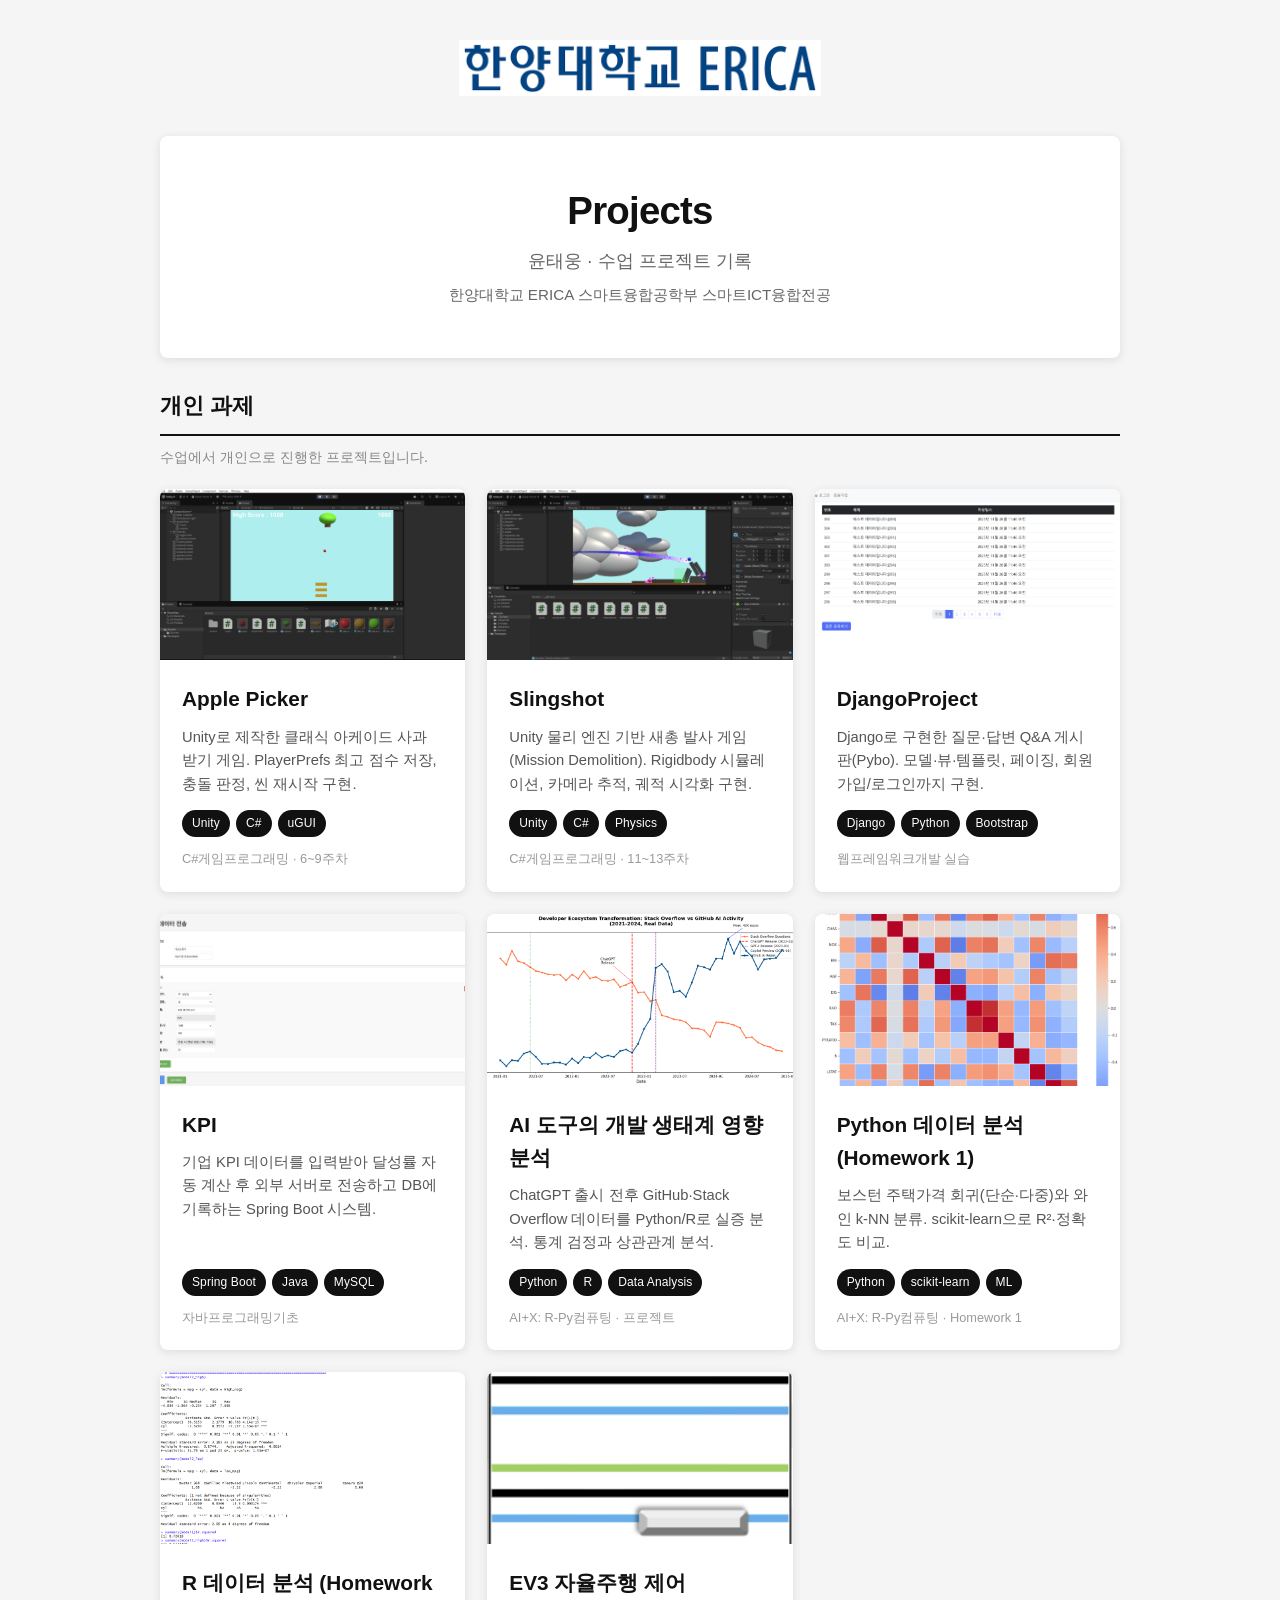
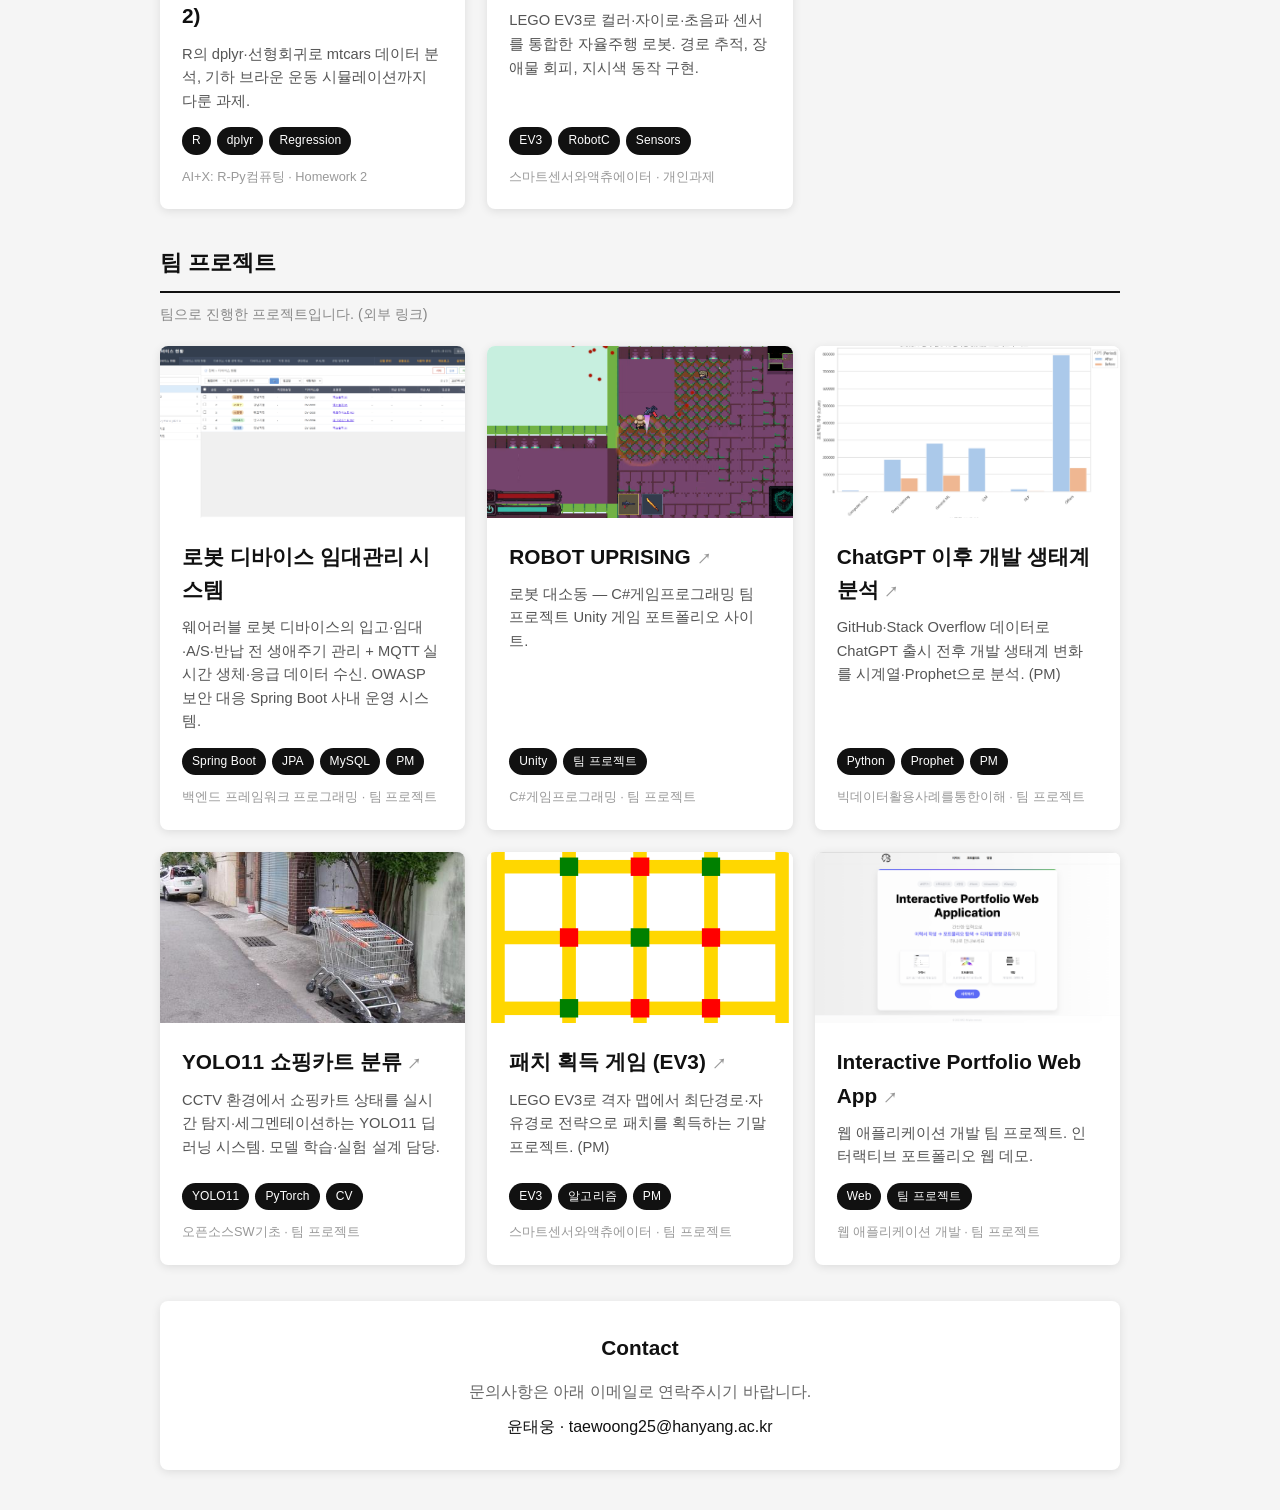
<file: index.html>
<!DOCTYPE html>
<html lang="ko">
<head>
    <meta charset="UTF-8">
    <meta name="viewport" content="width=device-width, initial-scale=1.0">
    <title>윤태웅 · Projects</title>
    <link rel="stylesheet" href="base.css">
</head>
<body>
    <div class="container container-wide">
        <!-- Logos -->
        <div class="logos">
            <img src="images/logo_school.png" alt="한양대학교 ERICA">
        </div>

        <!-- Hero -->
        <div class="title-section">
            <h1>Projects</h1>
            <div class="subtitle">윤태웅 · 수업 프로젝트 기록</div>
            <div class="affiliation">한양대학교 ERICA 스마트융합공학부 스마트ICT융합전공</div>
        </div>

        <!-- ===================== 개인 과제 ===================== -->
        <div class="group-section">
            <h2 class="group-title">개인 과제</h2>
            <p class="group-desc">수업에서 개인으로 진행한 프로젝트입니다.</p>
            <div class="card-grid">
                <a class="proj-card" href="apple-picker/">
                    <div class="proj-thumb"><img src="apple-picker/images/week8.png" alt="Apple Picker"></div>
                    <div class="proj-body">
                        <h2>Apple Picker</h2>
                        <p>Unity로 제작한 클래식 아케이드 사과 받기 게임. PlayerPrefs 최고 점수 저장, 충돌 판정, 씬 재시작 구현.</p>
                        <div class="badges">
                            <span class="badge">Unity</span>
                            <span class="badge">C#</span>
                            <span class="badge">uGUI</span>
                        </div>
                        <span class="proj-meta">C#게임프로그래밍 · 6~9주차</span>
                    </div>
                </a>

                <a class="proj-card" href="slingshot/">
                    <div class="proj-thumb"><img src="slingshot/images/shot2.png" alt="Slingshot"></div>
                    <div class="proj-body">
                        <h2>Slingshot</h2>
                        <p>Unity 물리 엔진 기반 새총 발사 게임(Mission Demolition). Rigidbody 시뮬레이션, 카메라 추적, 궤적 시각화 구현.</p>
                        <div class="badges">
                            <span class="badge">Unity</span>
                            <span class="badge">C#</span>
                            <span class="badge">Physics</span>
                        </div>
                        <span class="proj-meta">C#게임프로그래밍 · 11~13주차</span>
                    </div>
                </a>

                <a class="proj-card" href="django/">
                    <div class="proj-thumb"><img src="django/images/screen1.png" alt="DjangoProject"></div>
                    <div class="proj-body">
                        <h2>DjangoProject</h2>
                        <p>Django로 구현한 질문·답변 Q&amp;A 게시판(Pybo). 모델·뷰·템플릿, 페이징, 회원가입/로그인까지 구현.</p>
                        <div class="badges">
                            <span class="badge">Django</span>
                            <span class="badge">Python</span>
                            <span class="badge">Bootstrap</span>
                        </div>
                        <span class="proj-meta">웹프레임워크개발 실습</span>
                    </div>
                </a>

                <a class="proj-card" href="kpi/">
                    <div class="proj-thumb"><img src="kpi/images/screen1.png" alt="KPI"></div>
                    <div class="proj-body">
                        <h2>KPI</h2>
                        <p>기업 KPI 데이터를 입력받아 달성률 자동 계산 후 외부 서버로 전송하고 DB에 기록하는 Spring Boot 시스템.</p>
                        <div class="badges">
                            <span class="badge">Spring Boot</span>
                            <span class="badge">Java</span>
                            <span class="badge">MySQL</span>
                        </div>
                        <span class="proj-meta">자바프로그래밍기초</span>
                    </div>
                </a>

                <a class="proj-card" href="aix/">
                    <div class="proj-thumb"><img src="images/thumbs/thumb_aix.png" alt="AI 도구 영향 분석"></div>
                    <div class="proj-body">
                        <h2>AI 도구의 개발 생태계 영향 분석</h2>
                        <p>ChatGPT 출시 전후 GitHub·Stack Overflow 데이터를 Python/R로 실증 분석. 통계 검정과 상관관계 분석.</p>
                        <div class="badges">
                            <span class="badge">Python</span>
                            <span class="badge">R</span>
                            <span class="badge">Data Analysis</span>
                        </div>
                        <span class="proj-meta">AI+X: R-Py컴퓨팅 · 프로젝트</span>
                    </div>
                </a>

                <a class="proj-card" href="py-dataanalysis/">
                    <div class="proj-thumb"><img src="py-dataanalysis/images/correlation_heatmap.png" alt="Python 데이터 분석"></div>
                    <div class="proj-body">
                        <h2>Python 데이터 분석 (Homework 1)</h2>
                        <p>보스턴 주택가격 회귀(단순·다중)와 와인 k-NN 분류. scikit-learn으로 R²·정확도 비교.</p>
                        <div class="badges">
                            <span class="badge">Python</span>
                            <span class="badge">scikit-learn</span>
                            <span class="badge">ML</span>
                        </div>
                        <span class="proj-meta">AI+X: R-Py컴퓨팅 · Homework 1</span>
                    </div>
                </a>

                <a class="proj-card" href="r-dataanalysis/">
                    <div class="proj-thumb"><img src="r-dataanalysis/images/test1-5.png" alt="R 데이터 분석"></div>
                    <div class="proj-body">
                        <h2>R 데이터 분석 (Homework 2)</h2>
                        <p>R의 dplyr·선형회귀로 mtcars 데이터 분석, 기하 브라운 운동 시뮬레이션까지 다룬 과제.</p>
                        <div class="badges">
                            <span class="badge">R</span>
                            <span class="badge">dplyr</span>
                            <span class="badge">Regression</span>
                        </div>
                        <span class="proj-meta">AI+X: R-Py컴퓨팅 · Homework 2</span>
                    </div>
                </a>

                <a class="proj-card" href="smart-sensors/">
                    <div class="proj-thumb"><img src="smart-sensors/image/image.png" alt="EV3 자율주행"></div>
                    <div class="proj-body">
                        <h2>EV3 자율주행 제어</h2>
                        <p>LEGO EV3로 컬러·자이로·초음파 센서를 통합한 자율주행 로봇. 경로 추적, 장애물 회피, 지시색 동작 구현.</p>
                        <div class="badges">
                            <span class="badge">EV3</span>
                            <span class="badge">RobotC</span>
                            <span class="badge">Sensors</span>
                        </div>
                        <span class="proj-meta">스마트센서와액츄에이터 · 개인과제</span>
                    </div>
                </a>
            </div>
        </div>

        <!-- ===================== 팀 프로젝트 ===================== -->
        <div class="group-section">
            <h2 class="group-title">팀 프로젝트</h2>
            <p class="group-desc">팀으로 진행한 프로젝트입니다. (외부 링크)</p>
            <div class="card-grid">
                <a class="proj-card" href="https://rms-portfolio-nine.vercel.app/">
                    <div class="proj-thumb"><img src="images/thumbs/thumb_rms.png" alt="로봇 디바이스 임대관리 시스템"></div>
                    <div class="proj-body">
                        <h2>로봇 디바이스 임대관리 시스템</h2>
                        <p>웨어러블 로봇 디바이스의 입고·임대·A/S·반납 전 생애주기 관리 + MQTT 실시간 생체·응급 데이터 수신. OWASP 보안 대응 Spring Boot 사내 운영 시스템.</p>
                        <div class="badges">
                            <span class="badge">Spring Boot</span>
                            <span class="badge">JPA</span>
                            <span class="badge">MySQL</span>
                            <span class="badge">PM</span>
                        </div>
                        <span class="proj-meta">백엔드 프레임워크 프로그래밍 · 팀 프로젝트</span>
                    </div>
                </a>

                <a class="proj-card" href="https://cs-gamedev.github.io/portfolio/">
                    <div class="proj-thumb"><img src="images/thumbs/thumb_robot.png" alt="ROBOT UPRISING"></div>
                    <div class="proj-body">
                        <h2>ROBOT UPRISING <span class="ext">↗</span></h2>
                        <p>로봇 대소동 — C#게임프로그래밍 팀 프로젝트 Unity 게임 포트폴리오 사이트.</p>
                        <div class="badges">
                            <span class="badge">Unity</span>
                            <span class="badge">팀 프로젝트</span>
                        </div>
                        <span class="proj-meta">C#게임프로그래밍 · 팀 프로젝트</span>
                    </div>
                </a>

                <a class="proj-card" href="https://teamcountingstars.github.io/dataAnalysis/">
                    <div class="proj-thumb"><img src="images/thumbs/thumb_dataanalysis.png" alt="개발 생태계 분석"></div>
                    <div class="proj-body">
                        <h2>ChatGPT 이후 개발 생태계 분석 <span class="ext">↗</span></h2>
                        <p>GitHub·Stack Overflow 데이터로 ChatGPT 출시 전후 개발 생태계 변화를 시계열·Prophet으로 분석. (PM)</p>
                        <div class="badges">
                            <span class="badge">Python</span>
                            <span class="badge">Prophet</span>
                            <span class="badge">PM</span>
                        </div>
                        <span class="proj-meta">빅데이터활용사례를통한이해 · 팀 프로젝트</span>
                    </div>
                </a>

                <a class="proj-card" href="https://ict-top-bottom.github.io/MCA/">
                    <div class="proj-thumb"><img src="images/thumbs/thumb_mca.png" alt="YOLO11 쇼핑카트 분류"></div>
                    <div class="proj-body">
                        <h2>YOLO11 쇼핑카트 분류 <span class="ext">↗</span></h2>
                        <p>CCTV 환경에서 쇼핑카트 상태를 실시간 탐지·세그멘테이션하는 YOLO11 딥러닝 시스템. 모델 학습·실험 설계 담당.</p>
                        <div class="badges">
                            <span class="badge">YOLO11</span>
                            <span class="badge">PyTorch</span>
                            <span class="badge">CV</span>
                        </div>
                        <span class="proj-meta">오픈소스SW기초 · 팀 프로젝트</span>
                    </div>
                </a>

                <a class="proj-card" href="https://ev3team.github.io/PatchAcquisitionGame/">
                    <div class="proj-thumb"><img src="images/thumbs/thumb_patch.png" alt="패치 획득 게임"></div>
                    <div class="proj-body">
                        <h2>패치 획득 게임 (EV3) <span class="ext">↗</span></h2>
                        <p>LEGO EV3로 격자 맵에서 최단경로·자유경로 전략으로 패치를 획득하는 기말 프로젝트. (PM)</p>
                        <div class="badges">
                            <span class="badge">EV3</span>
                            <span class="badge">알고리즘</span>
                            <span class="badge">PM</span>
                        </div>
                        <span class="proj-meta">스마트센서와액츄에이터 · 팀 프로젝트</span>
                    </div>
                </a>

                <a class="proj-card" href="https://hyu-dreamteam.github.io/WAD-Demo/">
                    <div class="proj-thumb"><img src="images/thumbs/thumb_wad.png" alt="Interactive Portfolio Web App"></div>
                    <div class="proj-body">
                        <h2>Interactive Portfolio Web App <span class="ext">↗</span></h2>
                        <p>웹 애플리케이션 개발 팀 프로젝트. 인터랙티브 포트폴리오 웹 데모.</p>
                        <div class="badges">
                            <span class="badge">Web</span>
                            <span class="badge">팀 프로젝트</span>
                        </div>
                        <span class="proj-meta">웹 애플리케이션 개발 · 팀 프로젝트</span>
                    </div>
                </a>
            </div>
        </div>

        <!-- Contact -->
        <div class="contact">
            <h2>Contact</h2>
            <p>문의사항은 아래 이메일로 연락주시기 바랍니다.</p>
            <a href="mailto:taewoong25@hanyang.ac.kr">윤태웅 · taewoong25@hanyang.ac.kr</a>
        </div>
    </div>
</body>
</html>
</file>
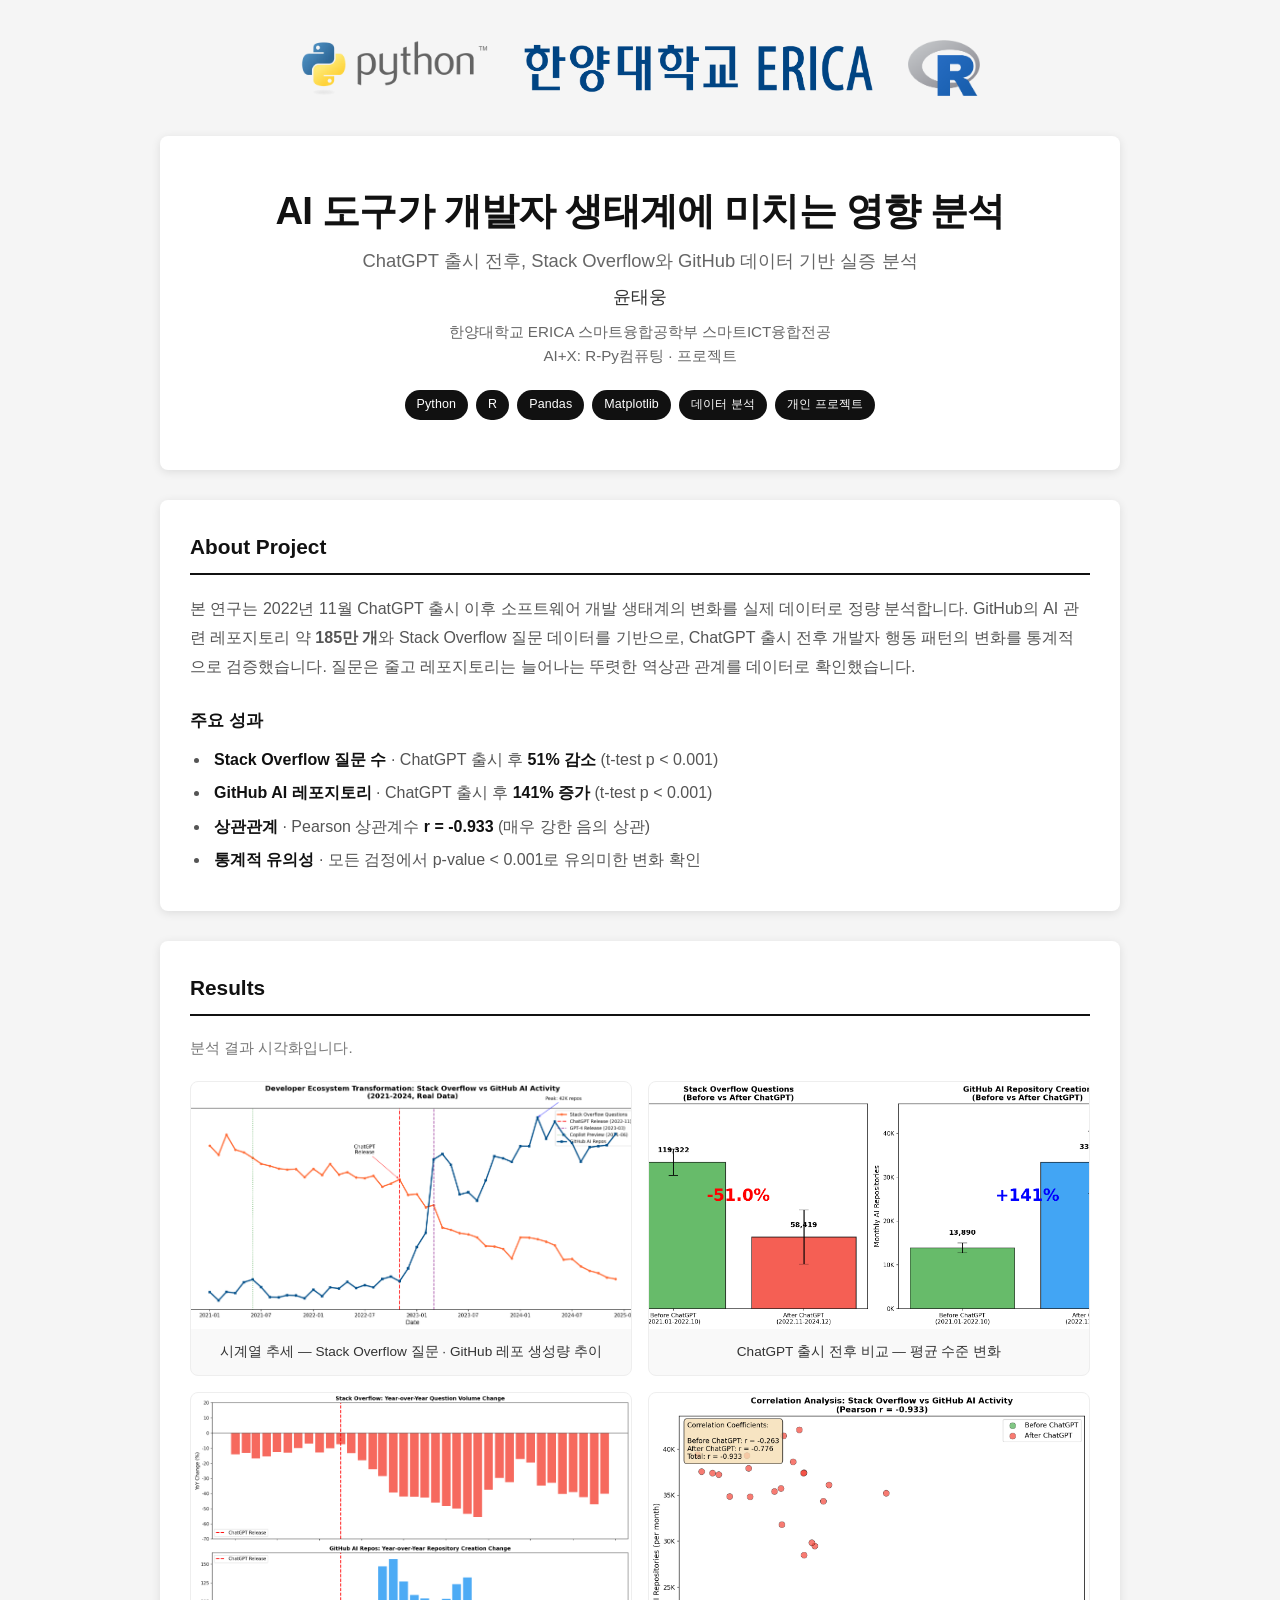
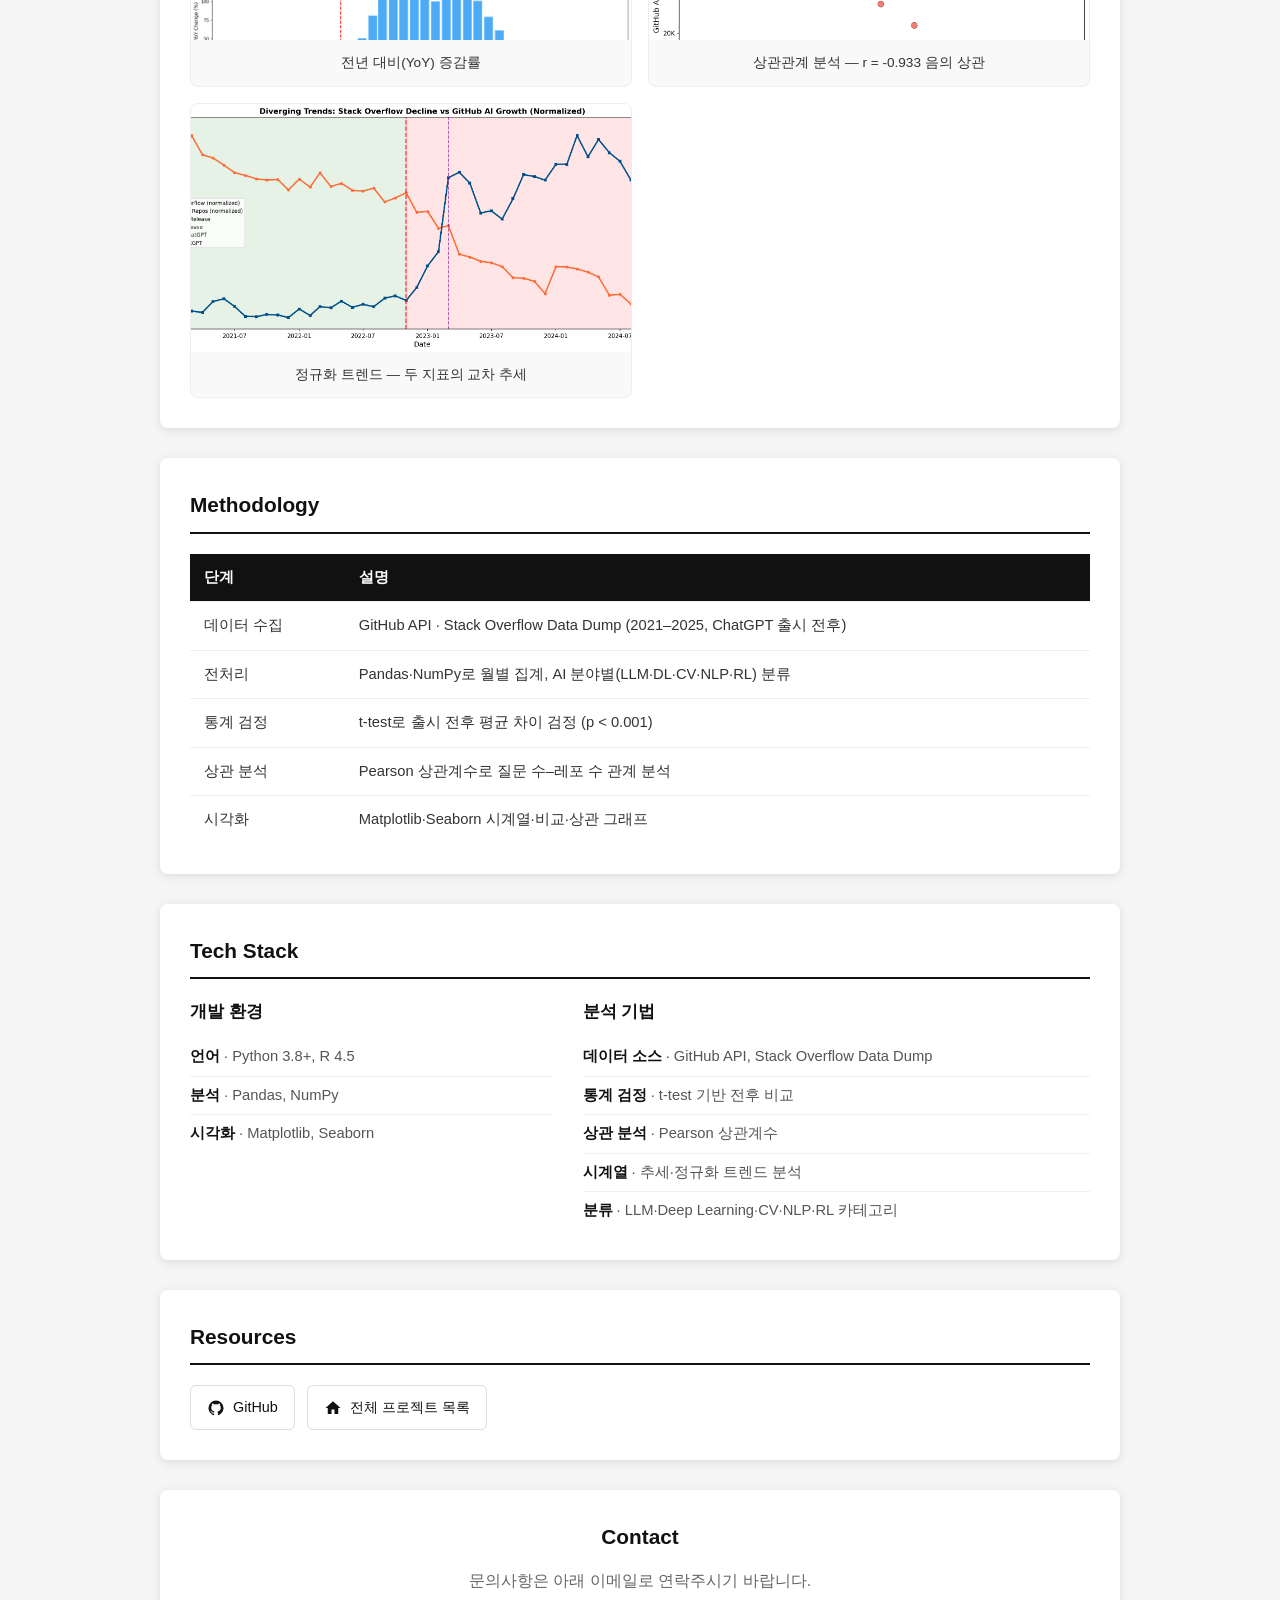
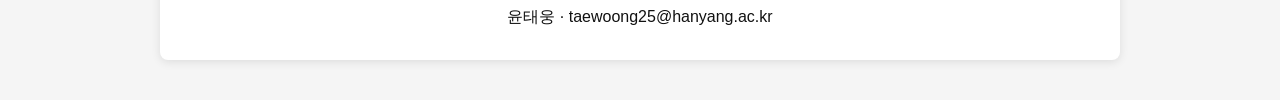
<file: aix/index.html>
<!DOCTYPE html>
<html lang="ko">
<head>
    <meta charset="UTF-8">
    <meta name="viewport" content="width=device-width, initial-scale=1.0">
    <title>AI 도구가 개발자 생태계에 미치는 영향 분석</title>
    <link rel="stylesheet" href="../base.css">
</head>
<body>
    <div class="container">
        <!-- Logos -->
        <div class="logos">
            <img src="logo/logo2.png" alt="Python">
            <img src="logo/logo1.png" alt="한양대학교 ERICA">
            <img src="logo/logo3.png" alt="R">
        </div>

        <!-- Title -->
        <div class="title-section">
            <h1>AI 도구가 개발자 생태계에 미치는 영향 분석</h1>
            <div class="subtitle">ChatGPT 출시 전후, Stack Overflow와 GitHub 데이터 기반 실증 분석</div>
            <div class="authors">윤태웅</div>
            <div class="affiliation">한양대학교 ERICA 스마트융합공학부 스마트ICT융합전공<br>AI+X: R-Py컴퓨팅 · 프로젝트</div>
            <div class="badges">
                <span class="badge">Python</span>
                <span class="badge">R</span>
                <span class="badge">Pandas</span>
                <span class="badge">Matplotlib</span>
                <span class="badge">데이터 분석</span>
                <span class="badge">개인 프로젝트</span>
            </div>
        </div>

        <!-- About -->
        <div class="section">
            <h2>About Project</h2>
            <p class="abstract">
                본 연구는 2022년 11월 ChatGPT 출시 이후 소프트웨어 개발 생태계의 변화를 실제 데이터로
                정량 분석합니다. GitHub의 AI 관련 레포지토리 약 <strong>185만 개</strong>와 Stack Overflow
                질문 데이터를 기반으로, ChatGPT 출시 전후 개발자 행동 패턴의 변화를 통계적으로 검증했습니다.
                질문은 줄고 레포지토리는 늘어나는 뚜렷한 역상관 관계를 데이터로 확인했습니다.
            </p>

            <h3>주요 성과</h3>
            <ul class="bullets">
                <li><strong>Stack Overflow 질문 수</strong> · ChatGPT 출시 후 <strong>51% 감소</strong> (t-test p &lt; 0.001)</li>
                <li><strong>GitHub AI 레포지토리</strong> · ChatGPT 출시 후 <strong>141% 증가</strong> (t-test p &lt; 0.001)</li>
                <li><strong>상관관계</strong> · Pearson 상관계수 <strong>r = -0.933</strong> (매우 강한 음의 상관)</li>
                <li><strong>통계적 유의성</strong> · 모든 검정에서 p-value &lt; 0.001로 유의미한 변화 확인</li>
            </ul>
        </div>

        <!-- Results -->
        <div class="section">
            <h2>Results</h2>
            <p class="section-desc">분석 결과 시각화입니다.</p>
            <div class="shot-grid two-col">
                <div class="shot-item">
                    <img src="images/fig1_timeseries_real.png" alt="시계열 추세">
                    <div class="shot-caption">시계열 추세 — Stack Overflow 질문 · GitHub 레포 생성량 추이</div>
                </div>
                <div class="shot-item">
                    <img src="images/fig2_before_after_real.png" alt="ChatGPT 전후 비교">
                    <div class="shot-caption">ChatGPT 출시 전후 비교 — 평균 수준 변화</div>
                </div>
                <div class="shot-item">
                    <img src="images/fig3_yoy_real.png" alt="전년 대비 증감">
                    <div class="shot-caption">전년 대비(YoY) 증감률</div>
                </div>
                <div class="shot-item">
                    <img src="images/fig4_correlation_real.png" alt="상관관계 분석">
                    <div class="shot-caption">상관관계 분석 — r = -0.933 음의 상관</div>
                </div>
                <div class="shot-item">
                    <img src="images/fig5_normalized_trends.png" alt="정규화 트렌드">
                    <div class="shot-caption">정규화 트렌드 — 두 지표의 교차 추세</div>
                </div>
            </div>
        </div>

        <!-- Methodology -->
        <div class="section">
            <h2>Methodology</h2>
            <div class="table-wrap">
                <table>
                    <thead>
                        <tr><th>단계</th><th>설명</th></tr>
                    </thead>
                    <tbody>
                        <tr><td>데이터 수집</td><td>GitHub API · Stack Overflow Data Dump (2021–2025, ChatGPT 출시 전후)</td></tr>
                        <tr><td>전처리</td><td>Pandas·NumPy로 월별 집계, AI 분야별(LLM·DL·CV·NLP·RL) 분류</td></tr>
                        <tr><td>통계 검정</td><td>t-test로 출시 전후 평균 차이 검정 (p &lt; 0.001)</td></tr>
                        <tr><td>상관 분석</td><td>Pearson 상관계수로 질문 수–레포 수 관계 분석</td></tr>
                        <tr><td>시각화</td><td>Matplotlib·Seaborn 시계열·비교·상관 그래프</td></tr>
                    </tbody>
                </table>
            </div>
        </div>

        <!-- Tech Stack -->
        <div class="section">
            <h2>Tech Stack</h2>
            <div class="tech-grid">
                <div class="tech-block">
                    <h3>개발 환경</h3>
                    <ul>
                        <li><strong>언어</strong> · Python 3.8+, R 4.5</li>
                        <li><strong>분석</strong> · Pandas, NumPy</li>
                        <li><strong>시각화</strong> · Matplotlib, Seaborn</li>
                    </ul>
                </div>
                <div class="tech-block">
                    <h3>분석 기법</h3>
                    <ul>
                        <li><strong>데이터 소스</strong> · GitHub API, Stack Overflow Data Dump</li>
                        <li><strong>통계 검정</strong> · t-test 기반 전후 비교</li>
                        <li><strong>상관 분석</strong> · Pearson 상관계수</li>
                        <li><strong>시계열</strong> · 추세·정규화 트렌드 분석</li>
                        <li><strong>분류</strong> · LLM·Deep Learning·CV·NLP·RL 카테고리</li>
                    </ul>
                </div>
            </div>
        </div>

        <!-- Resources -->
        <div class="section">
            <h2>Resources</h2>
            <div class="resources">
                <a href="https://github.com/TaeWoongYoun/AIX-R-Py-Repo" class="resource-link">
                    <svg xmlns="http://www.w3.org/2000/svg" viewBox="0 0 24 24">
                        <path d="M12,2A10,10 0 0,0 2,12C2,16.42 4.87,20.17 8.84,21.5C9.34,21.58 9.5,21.27 9.5,21C9.5,20.77 9.5,20.14 9.5,19.31C6.73,19.91 6.14,17.97 6.14,17.97C5.68,16.81 5.03,16.5 5.03,16.5C4.12,15.88 5.1,15.9 5.1,15.9C6.1,15.97 6.63,16.93 6.63,16.93C7.5,18.45 8.97,18 9.54,17.76C9.63,17.11 9.89,16.67 10.17,16.42C7.95,16.17 5.62,15.31 5.62,11.5C5.62,10.39 6,9.5 6.65,8.79C6.55,8.54 6.2,7.5 6.75,6.15C6.75,6.15 7.59,5.88 9.5,7.17C10.29,6.95 11.15,6.84 12,6.84C12.85,6.84 13.71,6.95 14.5,7.17C16.41,5.88 17.25,6.15 17.25,6.15C17.8,7.5 17.45,8.54 17.35,8.79C18,9.5 18.38,10.39 18.38,11.5C18.38,15.32 16.04,16.16 13.81,16.41C14.17,16.72 14.5,17.33 14.5,18.26C14.5,19.6 14.5,20.68 14.5,21C14.5,21.27 14.66,21.59 15.17,21.5C19.14,20.16 22,16.42 22,12A10,10 0 0,0 12,2Z"/>
                    </svg>
                    <span>GitHub</span>
                </a>
                <a href="../" class="resource-link">
                    <svg xmlns="http://www.w3.org/2000/svg" viewBox="0 0 24 24">
                        <path d="M10,20V14H14V20H19V12H22L12,3L2,12H5V20H10Z"/>
                    </svg>
                    <span>전체 프로젝트 목록</span>
                </a>
            </div>
        </div>

        <!-- Contact -->
        <div class="contact">
            <h2>Contact</h2>
            <p>문의사항은 아래 이메일로 연락주시기 바랍니다.</p>
            <a href="mailto:taewoong25@hanyang.ac.kr">윤태웅 · taewoong25@hanyang.ac.kr</a>
        </div>
    </div>
    <script src="../lightbox.js"></script>
</body>
</html>
</file>
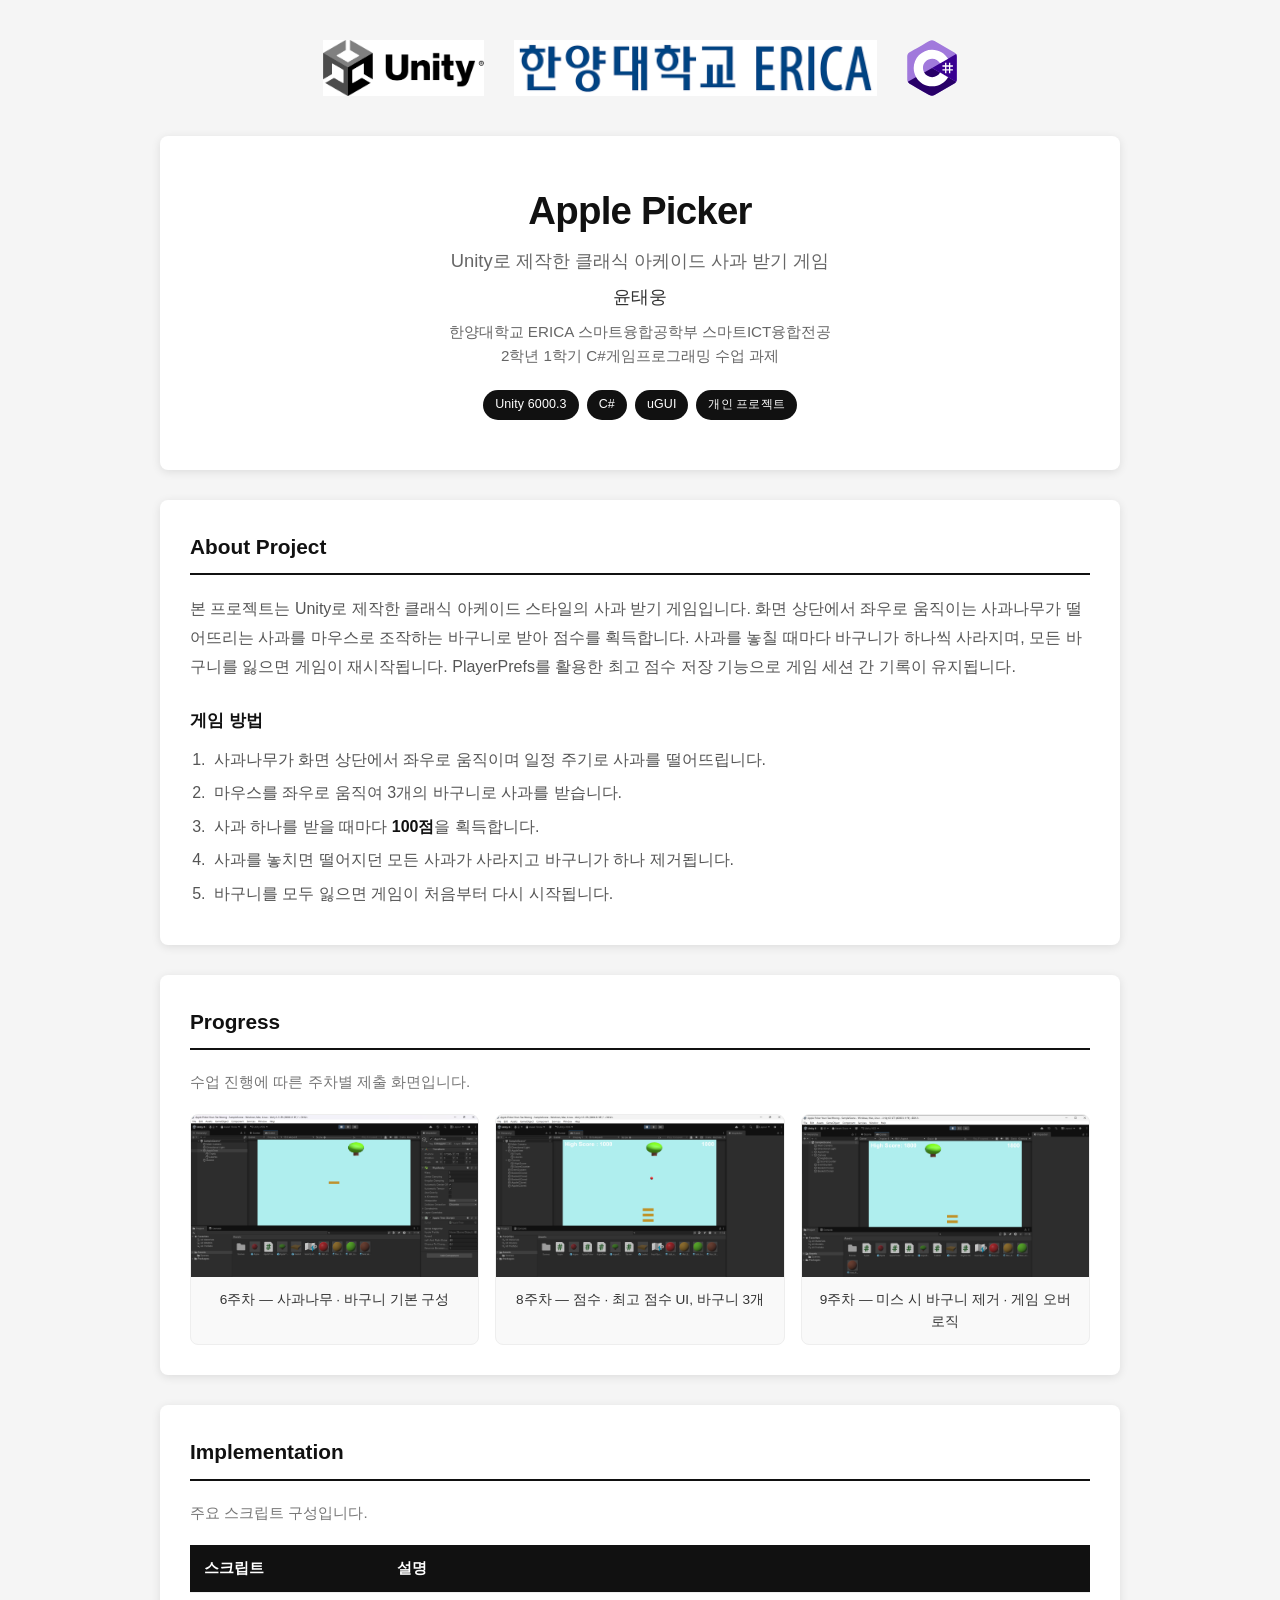
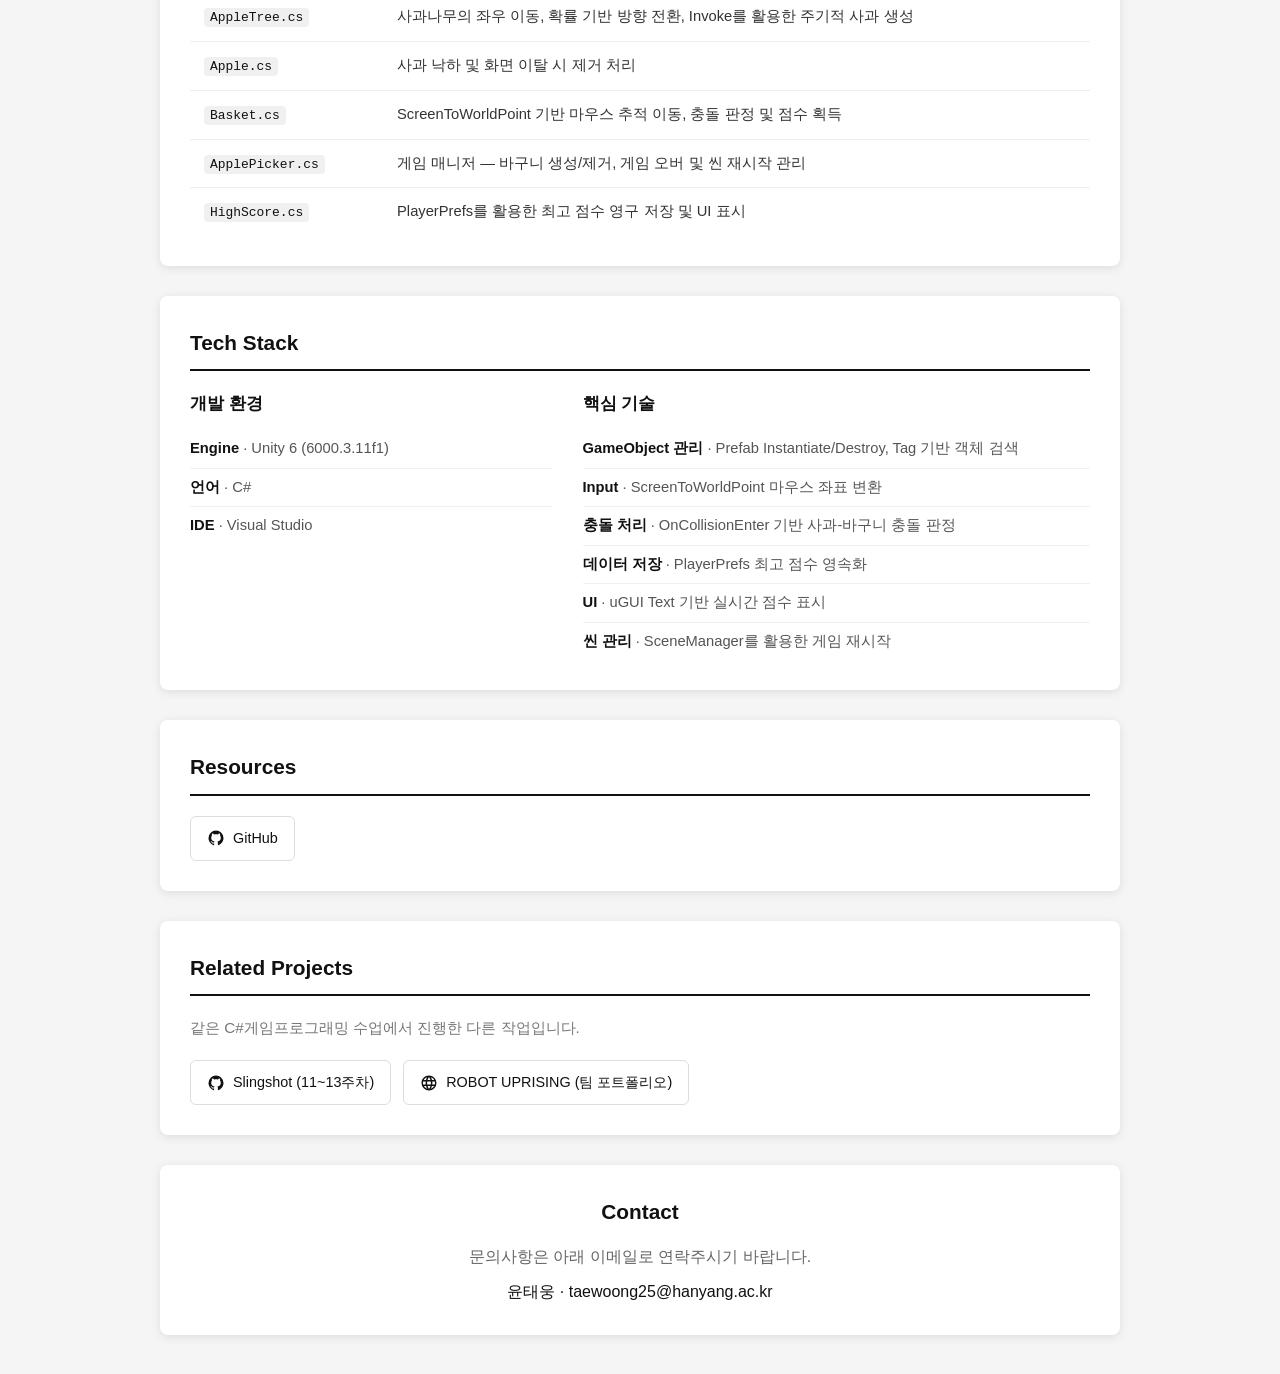
<file: apple-picker/index.html>
<!DOCTYPE html>
<html lang="ko">
<head>
    <meta charset="UTF-8">
    <meta name="viewport" content="width=device-width, initial-scale=1.0">
    <title>Apple Picker — Unity 게임 프로젝트</title>
    <link rel="stylesheet" href="../base.css">
</head>
<body>
    <div class="container">
        <!-- Logos -->
        <div class="logos">
            <img src="images/logo_unity.png" alt="Unity">
            <img src="images/logo_school.png" alt="한양대학교 ERICA">
            <img src="images/logo_csharp.svg" alt="C#">
        </div>

        <!-- Title -->
        <div class="title-section">
            <h1>Apple Picker</h1>
            <div class="subtitle">Unity로 제작한 클래식 아케이드 사과 받기 게임</div>
            <div class="authors">윤태웅</div>
            <div class="affiliation">한양대학교 ERICA 스마트융합공학부 스마트ICT융합전공<br>2학년 1학기 C#게임프로그래밍 수업 과제</div>
            <div class="badges">
                <span class="badge">Unity 6000.3</span>
                <span class="badge">C#</span>
                <span class="badge">uGUI</span>
                <span class="badge">개인 프로젝트</span>
            </div>
        </div>

        <!-- About -->
        <div class="section">
            <h2>About Project</h2>
            <p class="abstract">
                본 프로젝트는 Unity로 제작한 클래식 아케이드 스타일의 사과 받기 게임입니다.
                화면 상단에서 좌우로 움직이는 사과나무가 떨어뜨리는 사과를 마우스로 조작하는 바구니로 받아 점수를 획득합니다.
                사과를 놓칠 때마다 바구니가 하나씩 사라지며, 모든 바구니를 잃으면 게임이 재시작됩니다.
                PlayerPrefs를 활용한 최고 점수 저장 기능으로 게임 세션 간 기록이 유지됩니다.
            </p>

            <h3>게임 방법</h3>
            <ol class="howto">
                <li>사과나무가 화면 상단에서 좌우로 움직이며 일정 주기로 사과를 떨어뜨립니다.</li>
                <li>마우스를 좌우로 움직여 3개의 바구니로 사과를 받습니다.</li>
                <li>사과 하나를 받을 때마다 <strong>100점</strong>을 획득합니다.</li>
                <li>사과를 놓치면 떨어지던 모든 사과가 사라지고 바구니가 하나 제거됩니다.</li>
                <li>바구니를 모두 잃으면 게임이 처음부터 다시 시작됩니다.</li>
            </ol>
        </div>

        <!-- Progress (weekly screenshots) -->
        <div class="section">
            <h2>Progress</h2>
            <p class="section-desc">수업 진행에 따른 주차별 제출 화면입니다.</p>
            <div class="shot-grid">
                <div class="shot-item">
                    <img src="images/week6.png" alt="6주차 진행 화면">
                    <div class="shot-caption">6주차 — 사과나무 · 바구니 기본 구성</div>
                </div>
                <div class="shot-item">
                    <img src="images/week8.png" alt="8주차 진행 화면">
                    <div class="shot-caption">8주차 — 점수 · 최고 점수 UI, 바구니 3개</div>
                </div>
                <div class="shot-item">
                    <img src="images/week9.png" alt="9주차 진행 화면">
                    <div class="shot-caption">9주차 — 미스 시 바구니 제거 · 게임 오버 로직</div>
                </div>
            </div>
        </div>

        <!-- Implementation -->
        <div class="section">
            <h2>Implementation</h2>
            <p class="section-desc">주요 스크립트 구성입니다.</p>
            <div class="table-wrap">
                <table>
                    <thead>
                        <tr><th>스크립트</th><th>설명</th></tr>
                    </thead>
                    <tbody>
                        <tr><td><code>AppleTree.cs</code></td><td>사과나무의 좌우 이동, 확률 기반 방향 전환, Invoke를 활용한 주기적 사과 생성</td></tr>
                        <tr><td><code>Apple.cs</code></td><td>사과 낙하 및 화면 이탈 시 제거 처리</td></tr>
                        <tr><td><code>Basket.cs</code></td><td>ScreenToWorldPoint 기반 마우스 추적 이동, 충돌 판정 및 점수 획득</td></tr>
                        <tr><td><code>ApplePicker.cs</code></td><td>게임 매니저 — 바구니 생성/제거, 게임 오버 및 씬 재시작 관리</td></tr>
                        <tr><td><code>HighScore.cs</code></td><td>PlayerPrefs를 활용한 최고 점수 영구 저장 및 UI 표시</td></tr>
                    </tbody>
                </table>
            </div>
        </div>

        <!-- Tech Stack -->
        <div class="section">
            <h2>Tech Stack</h2>
            <div class="tech-grid">
                <div class="tech-block">
                    <h3>개발 환경</h3>
                    <ul>
                        <li><strong>Engine</strong> · Unity 6 (6000.3.11f1)</li>
                        <li><strong>언어</strong> · C#</li>
                        <li><strong>IDE</strong> · Visual Studio</li>
                    </ul>
                </div>
                <div class="tech-block">
                    <h3>핵심 기술</h3>
                    <ul>
                        <li><strong>GameObject 관리</strong> · Prefab Instantiate/Destroy, Tag 기반 객체 검색</li>
                        <li><strong>Input</strong> · ScreenToWorldPoint 마우스 좌표 변환</li>
                        <li><strong>충돌 처리</strong> · OnCollisionEnter 기반 사과-바구니 충돌 판정</li>
                        <li><strong>데이터 저장</strong> · PlayerPrefs 최고 점수 영속화</li>
                        <li><strong>UI</strong> · uGUI Text 기반 실시간 점수 표시</li>
                        <li><strong>씬 관리</strong> · SceneManager를 활용한 게임 재시작</li>
                    </ul>
                </div>
            </div>
        </div>

        <!-- Resources -->
        <div class="section">
            <h2>Resources</h2>
            <div class="resources">
                <a href="https://github.com/TaeWoongYoun/ApplePicker" class="resource-link">
                    <svg xmlns="http://www.w3.org/2000/svg" viewBox="0 0 24 24">
                        <path d="M12,2A10,10 0 0,0 2,12C2,16.42 4.87,20.17 8.84,21.5C9.34,21.58 9.5,21.27 9.5,21C9.5,20.77 9.5,20.14 9.5,19.31C6.73,19.91 6.14,17.97 6.14,17.97C5.68,16.81 5.03,16.5 5.03,16.5C4.12,15.88 5.1,15.9 5.1,15.9C6.1,15.97 6.63,16.93 6.63,16.93C7.5,18.45 8.97,18 9.54,17.76C9.63,17.11 9.89,16.67 10.17,16.42C7.95,16.17 5.62,15.31 5.62,11.5C5.62,10.39 6,9.5 6.65,8.79C6.55,8.54 6.2,7.5 6.75,6.15C6.75,6.15 7.59,5.88 9.5,7.17C10.29,6.95 11.15,6.84 12,6.84C12.85,6.84 13.71,6.95 14.5,7.17C16.41,5.88 17.25,6.15 17.25,6.15C17.8,7.5 17.45,8.54 17.35,8.79C18,9.5 18.38,10.39 18.38,11.5C18.38,15.32 16.04,16.16 13.81,16.41C14.17,16.72 14.5,17.33 14.5,18.26C14.5,19.6 14.5,20.68 14.5,21C14.5,21.27 14.66,21.59 15.17,21.5C19.14,20.16 22,16.42 22,12A10,10 0 0,0 12,2Z"/>
                    </svg>
                    <span>GitHub</span>
                </a>
            </div>
        </div>

        <!-- Related Projects -->
        <div class="section">
            <h2>Related Projects</h2>
            <p class="section-desc">같은 C#게임프로그래밍 수업에서 진행한 다른 작업입니다.</p>
            <div class="resources">
                <a href="https://github.com/TaeWoongYoun/Slingshot" class="resource-link">
                    <svg xmlns="http://www.w3.org/2000/svg" viewBox="0 0 24 24">
                        <path d="M12,2A10,10 0 0,0 2,12C2,16.42 4.87,20.17 8.84,21.5C9.34,21.58 9.5,21.27 9.5,21C9.5,20.77 9.5,20.14 9.5,19.31C6.73,19.91 6.14,17.97 6.14,17.97C5.68,16.81 5.03,16.5 5.03,16.5C4.12,15.88 5.1,15.9 5.1,15.9C6.1,15.97 6.63,16.93 6.63,16.93C7.5,18.45 8.97,18 9.54,17.76C9.63,17.11 9.89,16.67 10.17,16.42C7.95,16.17 5.62,15.31 5.62,11.5C5.62,10.39 6,9.5 6.65,8.79C6.55,8.54 6.2,7.5 6.75,6.15C6.75,6.15 7.59,5.88 9.5,7.17C10.29,6.95 11.15,6.84 12,6.84C12.85,6.84 13.71,6.95 14.5,7.17C16.41,5.88 17.25,6.15 17.25,6.15C17.8,7.5 17.45,8.54 17.35,8.79C18,9.5 18.38,10.39 18.38,11.5C18.38,15.32 16.04,16.16 13.81,16.41C14.17,16.72 14.5,17.33 14.5,18.26C14.5,19.6 14.5,20.68 14.5,21C14.5,21.27 14.66,21.59 15.17,21.5C19.14,20.16 22,16.42 22,12A10,10 0 0,0 12,2Z"/>
                    </svg>
                    <span>Slingshot (11~13주차)</span>
                </a>
                <a href="https://cs-gamedev.github.io/portfolio/" class="resource-link">
                    <svg xmlns="http://www.w3.org/2000/svg" viewBox="0 0 24 24">
                        <path d="M16.36,14C16.44,13.34 16.5,12.68 16.5,12C16.5,11.32 16.44,10.66 16.36,10H19.74C19.9,10.64 20,11.31 20,12C20,12.69 19.9,13.36 19.74,14M14.59,19.56C15.19,18.45 15.65,17.25 15.97,16H18.92C17.96,17.65 16.43,18.93 14.59,19.56M14.34,14H9.66C9.56,13.34 9.5,12.68 9.5,12C9.5,11.32 9.56,10.65 9.66,10H14.34C14.43,10.65 14.5,11.32 14.5,12C14.5,12.68 14.43,13.34 14.34,14M12,19.96C11.17,18.76 10.5,17.43 10.09,16H13.91C13.5,17.43 12.83,18.76 12,19.96M8,8H5.08C6.03,6.34 7.57,5.06 9.4,4.44C8.8,5.55 8.35,6.75 8,8M5.08,16H8C8.35,17.25 8.8,18.45 9.4,19.56C7.57,18.93 6.03,17.65 5.08,16M4.26,14C4.1,13.36 4,12.69 4,12C4,11.31 4.1,10.64 4.26,10H7.64C7.56,10.66 7.5,11.32 7.5,12C7.5,12.68 7.56,13.34 7.64,14M12,4.03C12.83,5.23 13.5,6.57 13.91,8H10.09C10.5,6.57 11.17,5.23 12,4.03M18.92,8H15.97C15.65,6.75 15.19,5.55 14.59,4.44C16.43,5.07 17.96,6.34 18.92,8M12,2C6.47,2 2,6.5 2,12A10,10 0 0,0 12,22A10,10 0 0,0 22,12A10,10 0 0,0 12,2Z"/>
                    </svg>
                    <span>ROBOT UPRISING (팀 포트폴리오)</span>
                </a>
            </div>
        </div>

        <!-- Contact -->
        <div class="contact">
            <h2>Contact</h2>
            <p>문의사항은 아래 이메일로 연락주시기 바랍니다.</p>
            <a href="mailto:taewoong25@hanyang.ac.kr">윤태웅 · taewoong25@hanyang.ac.kr</a>
        </div>
    </div>
    <script src="../lightbox.js"></script>
</body>
</html>
</file>
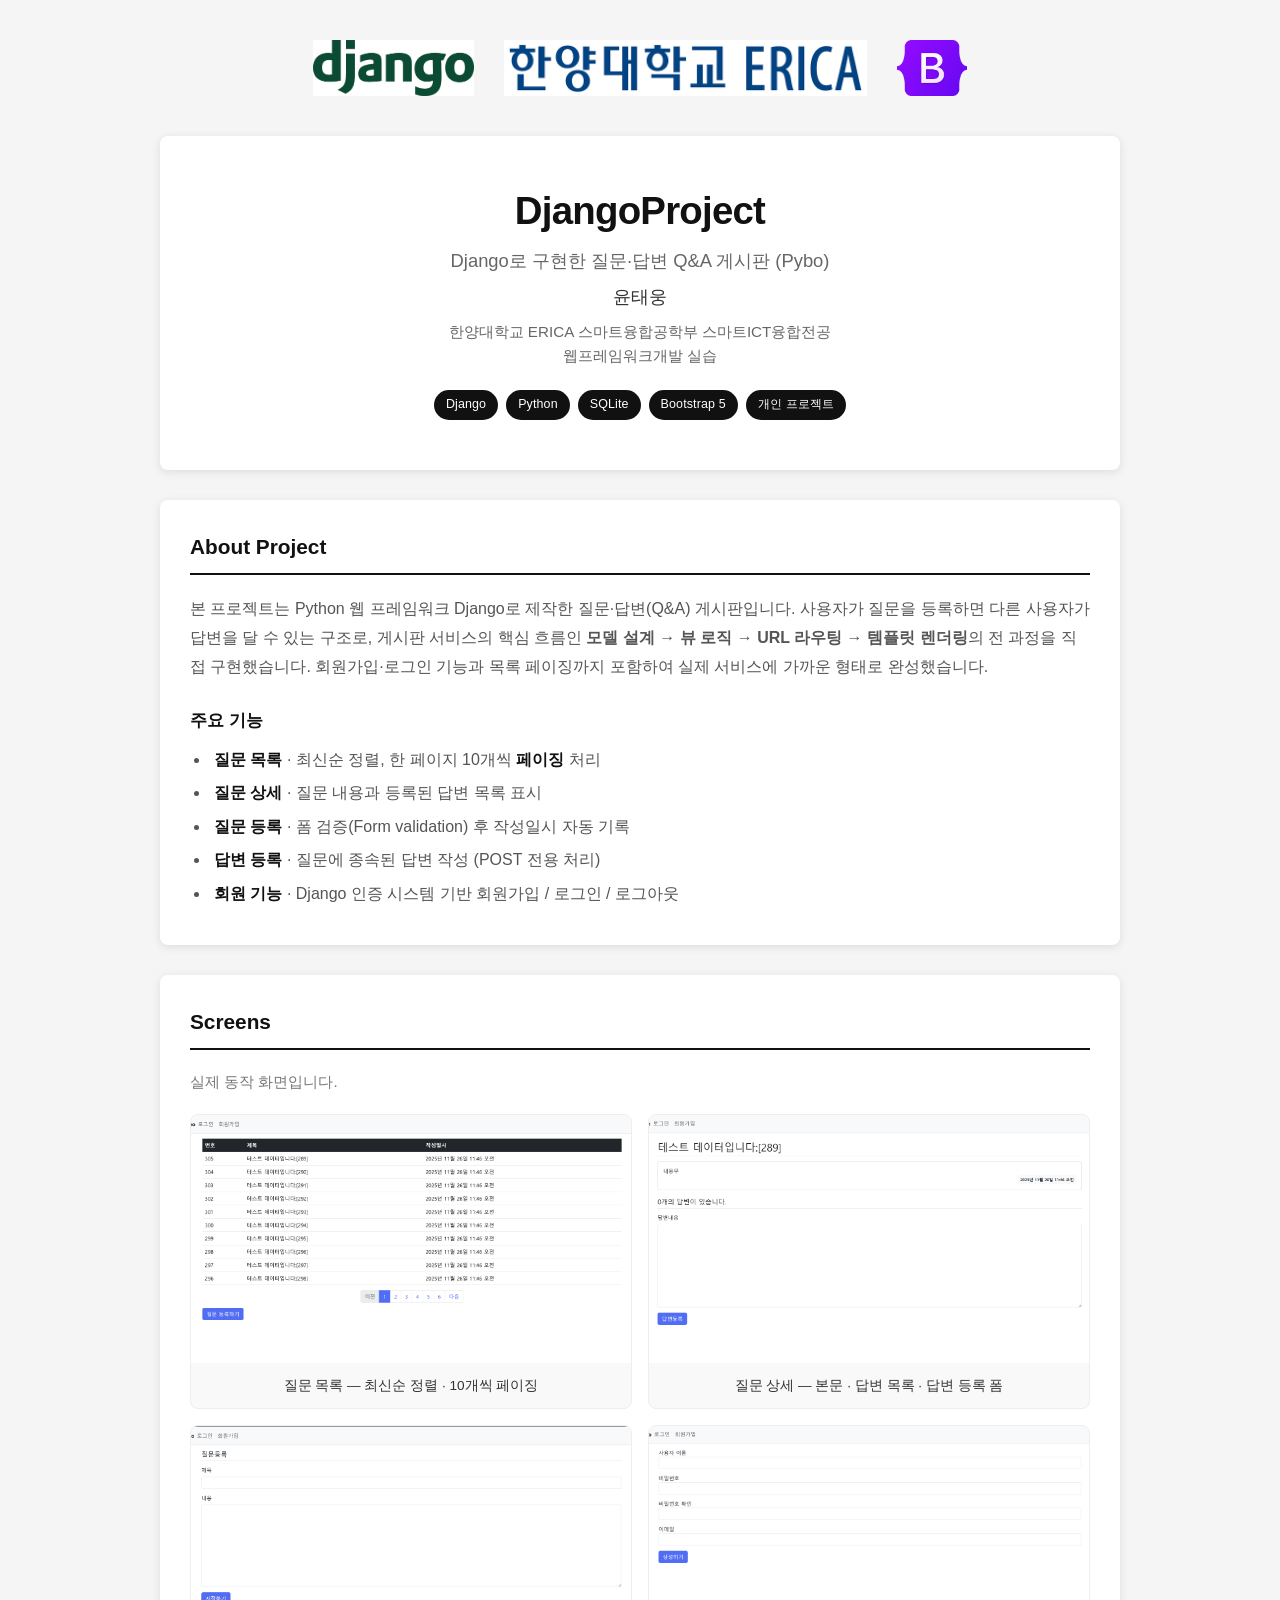
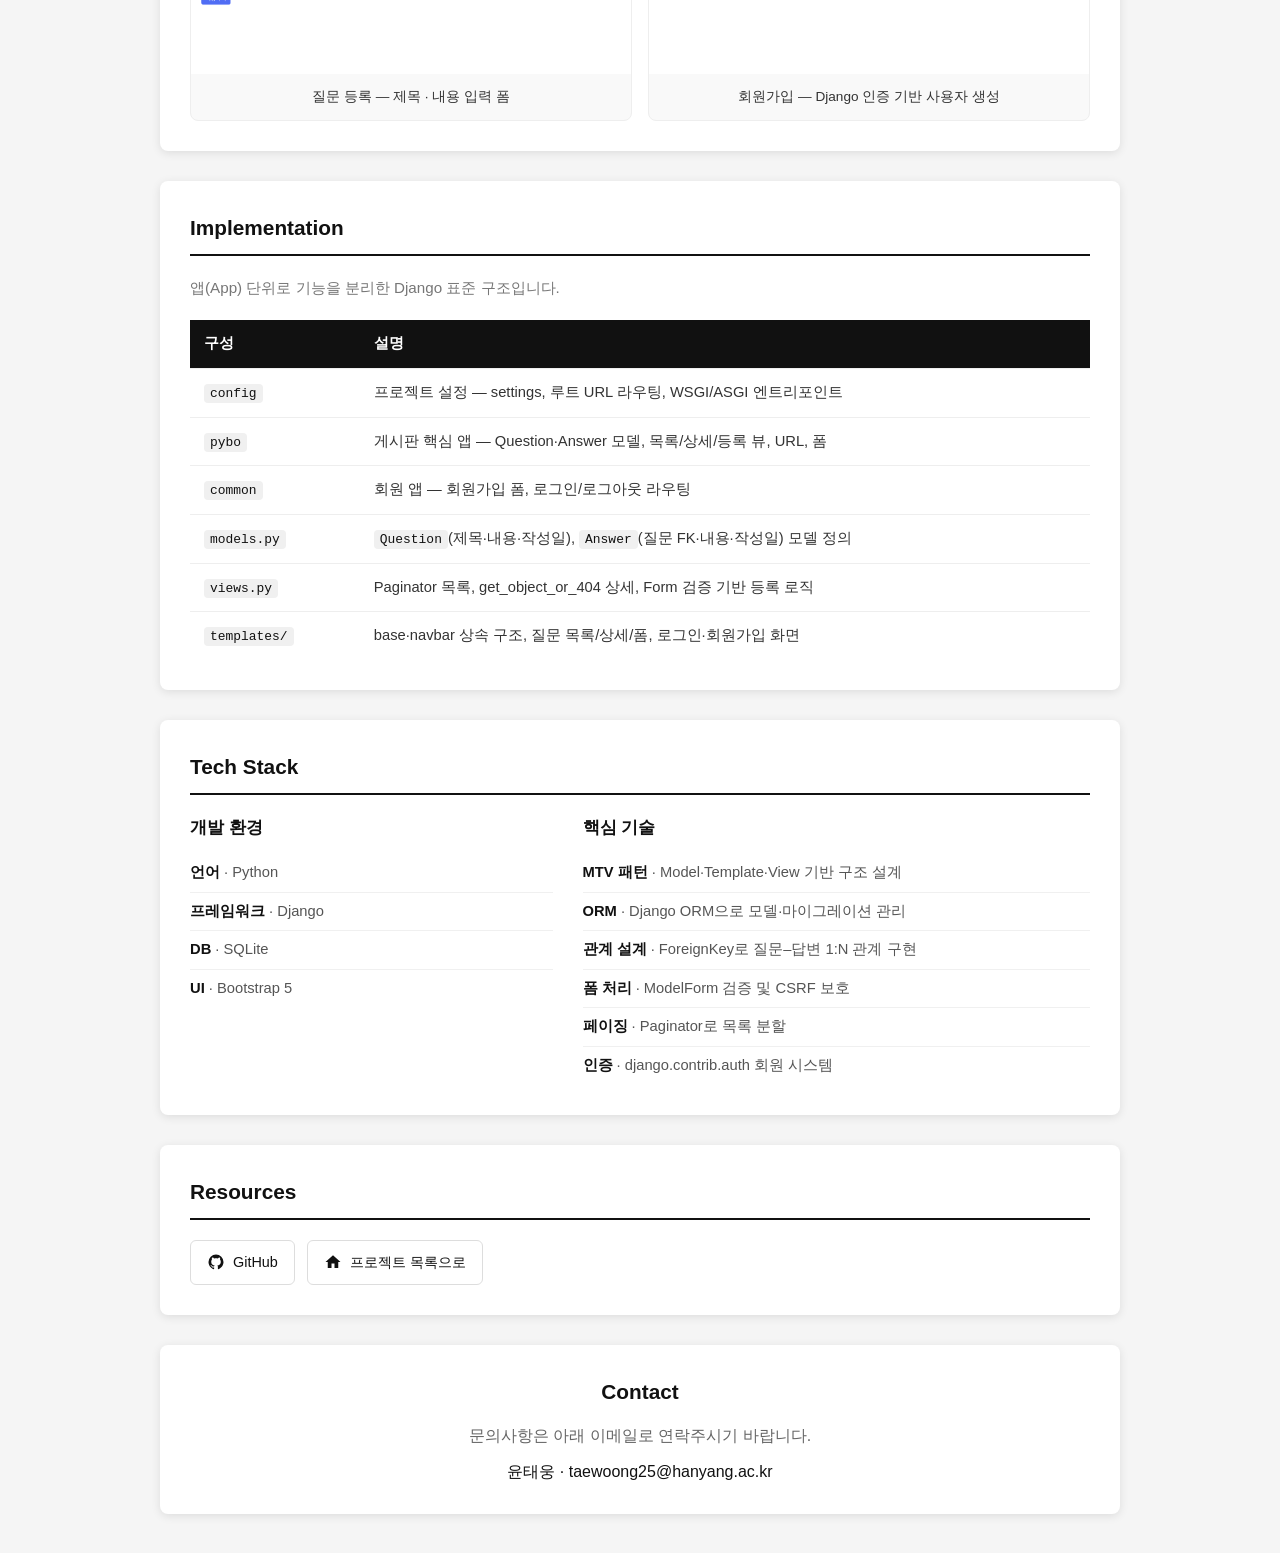
<file: django/index.html>
<!DOCTYPE html>
<html lang="ko">
<head>
    <meta charset="UTF-8">
    <meta name="viewport" content="width=device-width, initial-scale=1.0">
    <title>DjangoProject — 질문·답변 Q&amp;A 게시판</title>
    <link rel="stylesheet" href="../base.css">
</head>
<body>
    <div class="container">
        <!-- Logos -->
        <div class="logos">
            <img src="images/logo_django.png" alt="Django">
            <img src="../images/logo_school.png" alt="한양대학교 ERICA">
            <img src="images/logo_bootstrap.png" alt="Bootstrap">
        </div>

        <!-- Title -->
        <div class="title-section">
            <h1>DjangoProject</h1>
            <div class="subtitle">Django로 구현한 질문·답변 Q&amp;A 게시판 (Pybo)</div>
            <div class="authors">윤태웅</div>
            <div class="affiliation">한양대학교 ERICA 스마트융합공학부 스마트ICT융합전공<br>웹프레임워크개발 실습</div>
            <div class="badges">
                <span class="badge">Django</span>
                <span class="badge">Python</span>
                <span class="badge">SQLite</span>
                <span class="badge">Bootstrap 5</span>
                <span class="badge">개인 프로젝트</span>
            </div>
        </div>

        <!-- About -->
        <div class="section">
            <h2>About Project</h2>
            <p class="abstract">
                본 프로젝트는 Python 웹 프레임워크 Django로 제작한 질문·답변(Q&amp;A) 게시판입니다.
                사용자가 질문을 등록하면 다른 사용자가 답변을 달 수 있는 구조로, 게시판 서비스의
                핵심 흐름인 <strong>모델 설계 → 뷰 로직 → URL 라우팅 → 템플릿 렌더링</strong>의
                전 과정을 직접 구현했습니다. 회원가입·로그인 기능과 목록 페이징까지 포함하여
                실제 서비스에 가까운 형태로 완성했습니다.
            </p>

            <h3>주요 기능</h3>
            <ul class="bullets">
                <li><strong>질문 목록</strong> · 최신순 정렬, 한 페이지 10개씩 <strong>페이징</strong> 처리</li>
                <li><strong>질문 상세</strong> · 질문 내용과 등록된 답변 목록 표시</li>
                <li><strong>질문 등록</strong> · 폼 검증(Form validation) 후 작성일시 자동 기록</li>
                <li><strong>답변 등록</strong> · 질문에 종속된 답변 작성 (POST 전용 처리)</li>
                <li><strong>회원 기능</strong> · Django 인증 시스템 기반 회원가입 / 로그인 / 로그아웃</li>
            </ul>
        </div>

        <!-- Progress (실행 화면) -->
        <div class="section">
            <h2>Screens</h2>
            <p class="section-desc">실제 동작 화면입니다.</p>
            <div class="shot-grid two-col">
                <div class="shot-item">
                    <img src="images/screen1.png" alt="질문 목록 화면">
                    <div class="shot-caption">질문 목록 — 최신순 정렬 · 10개씩 페이징</div>
                </div>
                <div class="shot-item">
                    <img src="images/screen3.png" alt="질문 상세 화면">
                    <div class="shot-caption">질문 상세 — 본문 · 답변 목록 · 답변 등록 폼</div>
                </div>
                <div class="shot-item">
                    <img src="images/screen4.png" alt="질문 등록 화면">
                    <div class="shot-caption">질문 등록 — 제목 · 내용 입력 폼</div>
                </div>
                <div class="shot-item">
                    <img src="images/screen2.png" alt="회원가입 화면">
                    <div class="shot-caption">회원가입 — Django 인증 기반 사용자 생성</div>
                </div>
            </div>
        </div>

        <!-- Implementation -->
        <div class="section">
            <h2>Implementation</h2>
            <p class="section-desc">앱(App) 단위로 기능을 분리한 Django 표준 구조입니다.</p>
            <div class="table-wrap">
                <table>
                    <thead>
                        <tr><th>구성</th><th>설명</th></tr>
                    </thead>
                    <tbody>
                        <tr><td><code>config</code></td><td>프로젝트 설정 — settings, 루트 URL 라우팅, WSGI/ASGI 엔트리포인트</td></tr>
                        <tr><td><code>pybo</code></td><td>게시판 핵심 앱 — Question·Answer 모델, 목록/상세/등록 뷰, URL, 폼</td></tr>
                        <tr><td><code>common</code></td><td>회원 앱 — 회원가입 폼, 로그인/로그아웃 라우팅</td></tr>
                        <tr><td><code>models.py</code></td><td><code>Question</code>(제목·내용·작성일), <code>Answer</code>(질문 FK·내용·작성일) 모델 정의</td></tr>
                        <tr><td><code>views.py</code></td><td>Paginator 목록, get_object_or_404 상세, Form 검증 기반 등록 로직</td></tr>
                        <tr><td><code>templates/</code></td><td>base·navbar 상속 구조, 질문 목록/상세/폼, 로그인·회원가입 화면</td></tr>
                    </tbody>
                </table>
            </div>
        </div>

        <!-- Tech Stack -->
        <div class="section">
            <h2>Tech Stack</h2>
            <div class="tech-grid">
                <div class="tech-block">
                    <h3>개발 환경</h3>
                    <ul>
                        <li><strong>언어</strong> · Python</li>
                        <li><strong>프레임워크</strong> · Django</li>
                        <li><strong>DB</strong> · SQLite</li>
                        <li><strong>UI</strong> · Bootstrap 5</li>
                    </ul>
                </div>
                <div class="tech-block">
                    <h3>핵심 기술</h3>
                    <ul>
                        <li><strong>MTV 패턴</strong> · Model·Template·View 기반 구조 설계</li>
                        <li><strong>ORM</strong> · Django ORM으로 모델·마이그레이션 관리</li>
                        <li><strong>관계 설계</strong> · ForeignKey로 질문–답변 1:N 관계 구현</li>
                        <li><strong>폼 처리</strong> · ModelForm 검증 및 CSRF 보호</li>
                        <li><strong>페이징</strong> · Paginator로 목록 분할</li>
                        <li><strong>인증</strong> · django.contrib.auth 회원 시스템</li>
                    </ul>
                </div>
            </div>
        </div>

        <!-- Resources -->
        <div class="section">
            <h2>Resources</h2>
            <div class="resources">
                <a href="https://github.com/TaeWoongYoun/DjangoProject" class="resource-link">
                    <svg xmlns="http://www.w3.org/2000/svg" viewBox="0 0 24 24">
                        <path d="M12,2A10,10 0 0,0 2,12C2,16.42 4.87,20.17 8.84,21.5C9.34,21.58 9.5,21.27 9.5,21C9.5,20.77 9.5,20.14 9.5,19.31C6.73,19.91 6.14,17.97 6.14,17.97C5.68,16.81 5.03,16.5 5.03,16.5C4.12,15.88 5.1,15.9 5.1,15.9C6.1,15.97 6.63,16.93 6.63,16.93C7.5,18.45 8.97,18 9.54,17.76C9.63,17.11 9.89,16.67 10.17,16.42C7.95,16.17 5.62,15.31 5.62,11.5C5.62,10.39 6,9.5 6.65,8.79C6.55,8.54 6.2,7.5 6.75,6.15C6.75,6.15 7.59,5.88 9.5,7.17C10.29,6.95 11.15,6.84 12,6.84C12.85,6.84 13.71,6.95 14.5,7.17C16.41,5.88 17.25,6.15 17.25,6.15C17.8,7.5 17.45,8.54 17.35,8.79C18,9.5 18.38,10.39 18.38,11.5C18.38,15.32 16.04,16.16 13.81,16.41C14.17,16.72 14.5,17.33 14.5,18.26C14.5,19.6 14.5,20.68 14.5,21C14.5,21.27 14.66,21.59 15.17,21.5C19.14,20.16 22,16.42 22,12A10,10 0 0,0 12,2Z"/>
                    </svg>
                    <span>GitHub</span>
                </a>
                <a href="../" class="resource-link">
                    <svg xmlns="http://www.w3.org/2000/svg" viewBox="0 0 24 24">
                        <path d="M10,20V14H14V20H19V12H22L12,3L2,12H5V20H10Z"/>
                    </svg>
                    <span>프로젝트 목록으로</span>
                </a>
            </div>
        </div>

        <!-- Contact -->
        <div class="contact">
            <h2>Contact</h2>
            <p>문의사항은 아래 이메일로 연락주시기 바랍니다.</p>
            <a href="mailto:taewoong25@hanyang.ac.kr">윤태웅 · taewoong25@hanyang.ac.kr</a>
        </div>
    </div>
    <script src="../lightbox.js"></script>
</body>
</html>
</file>
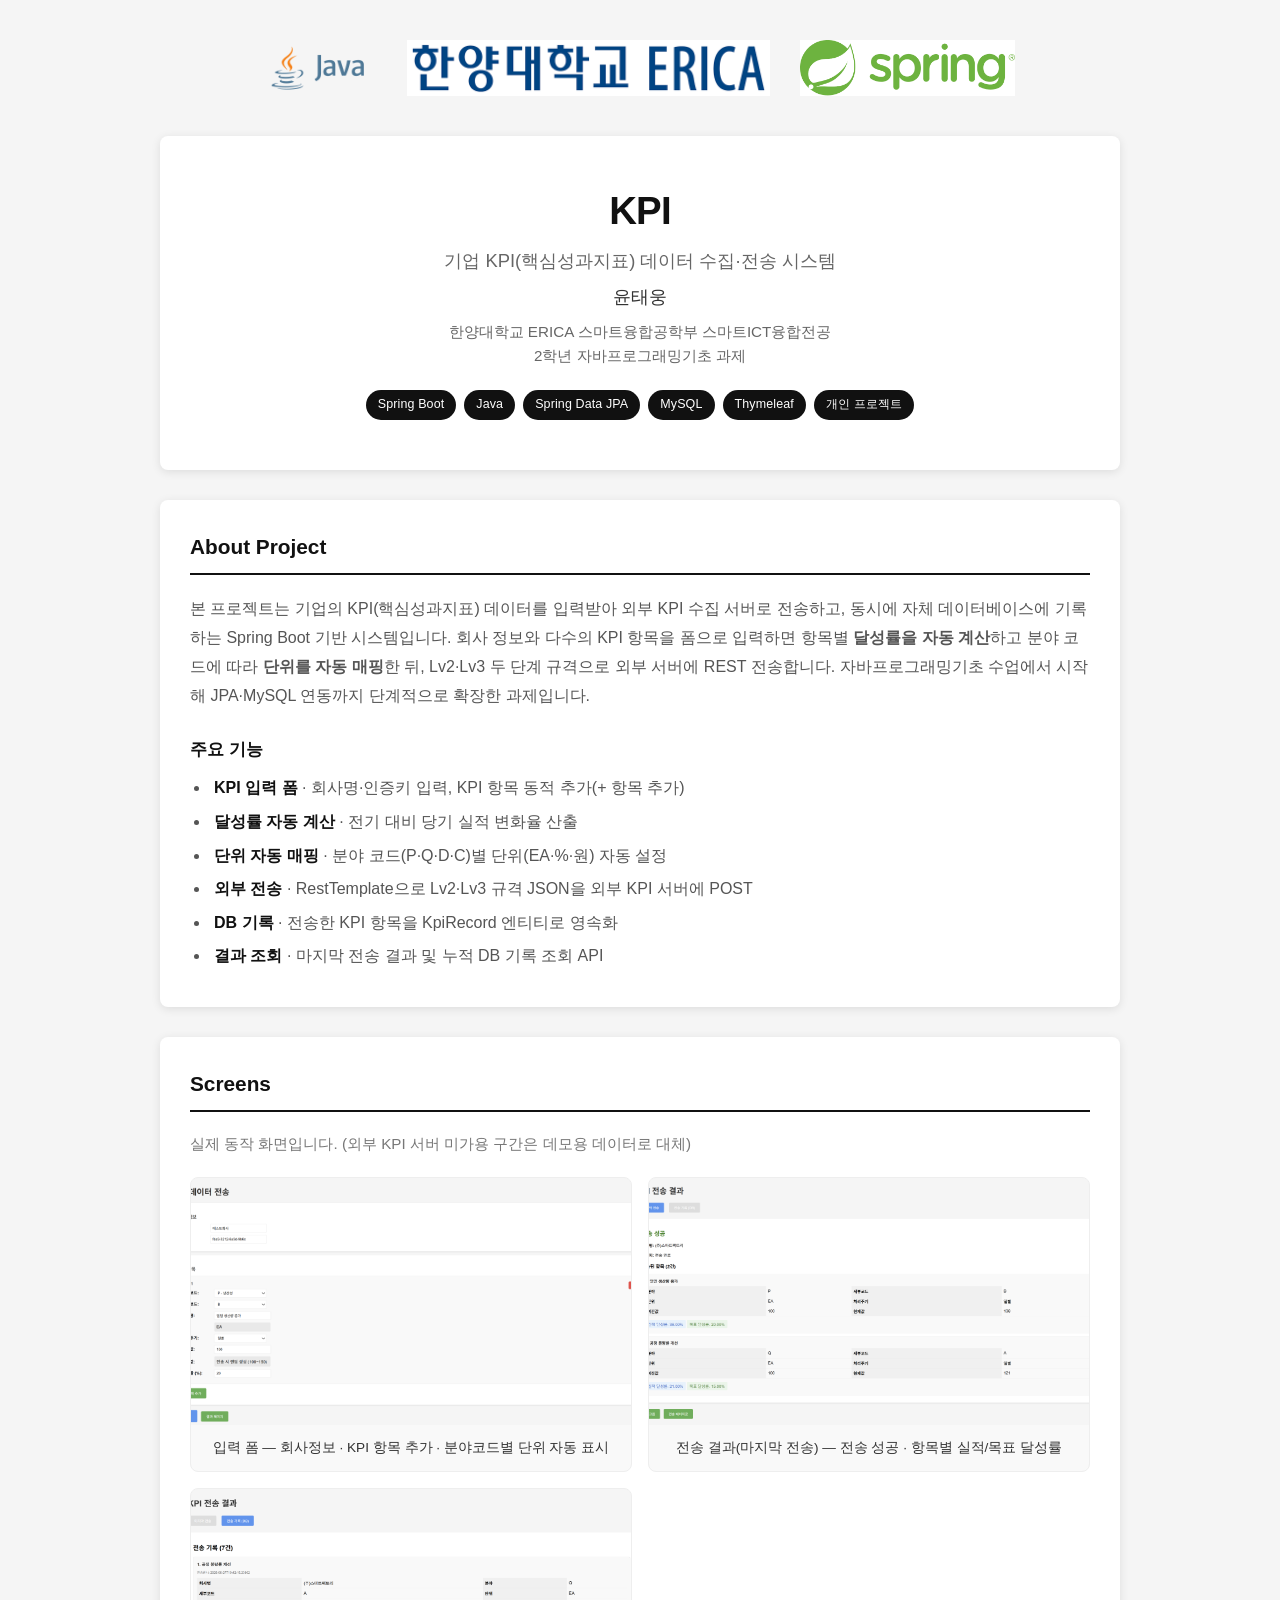
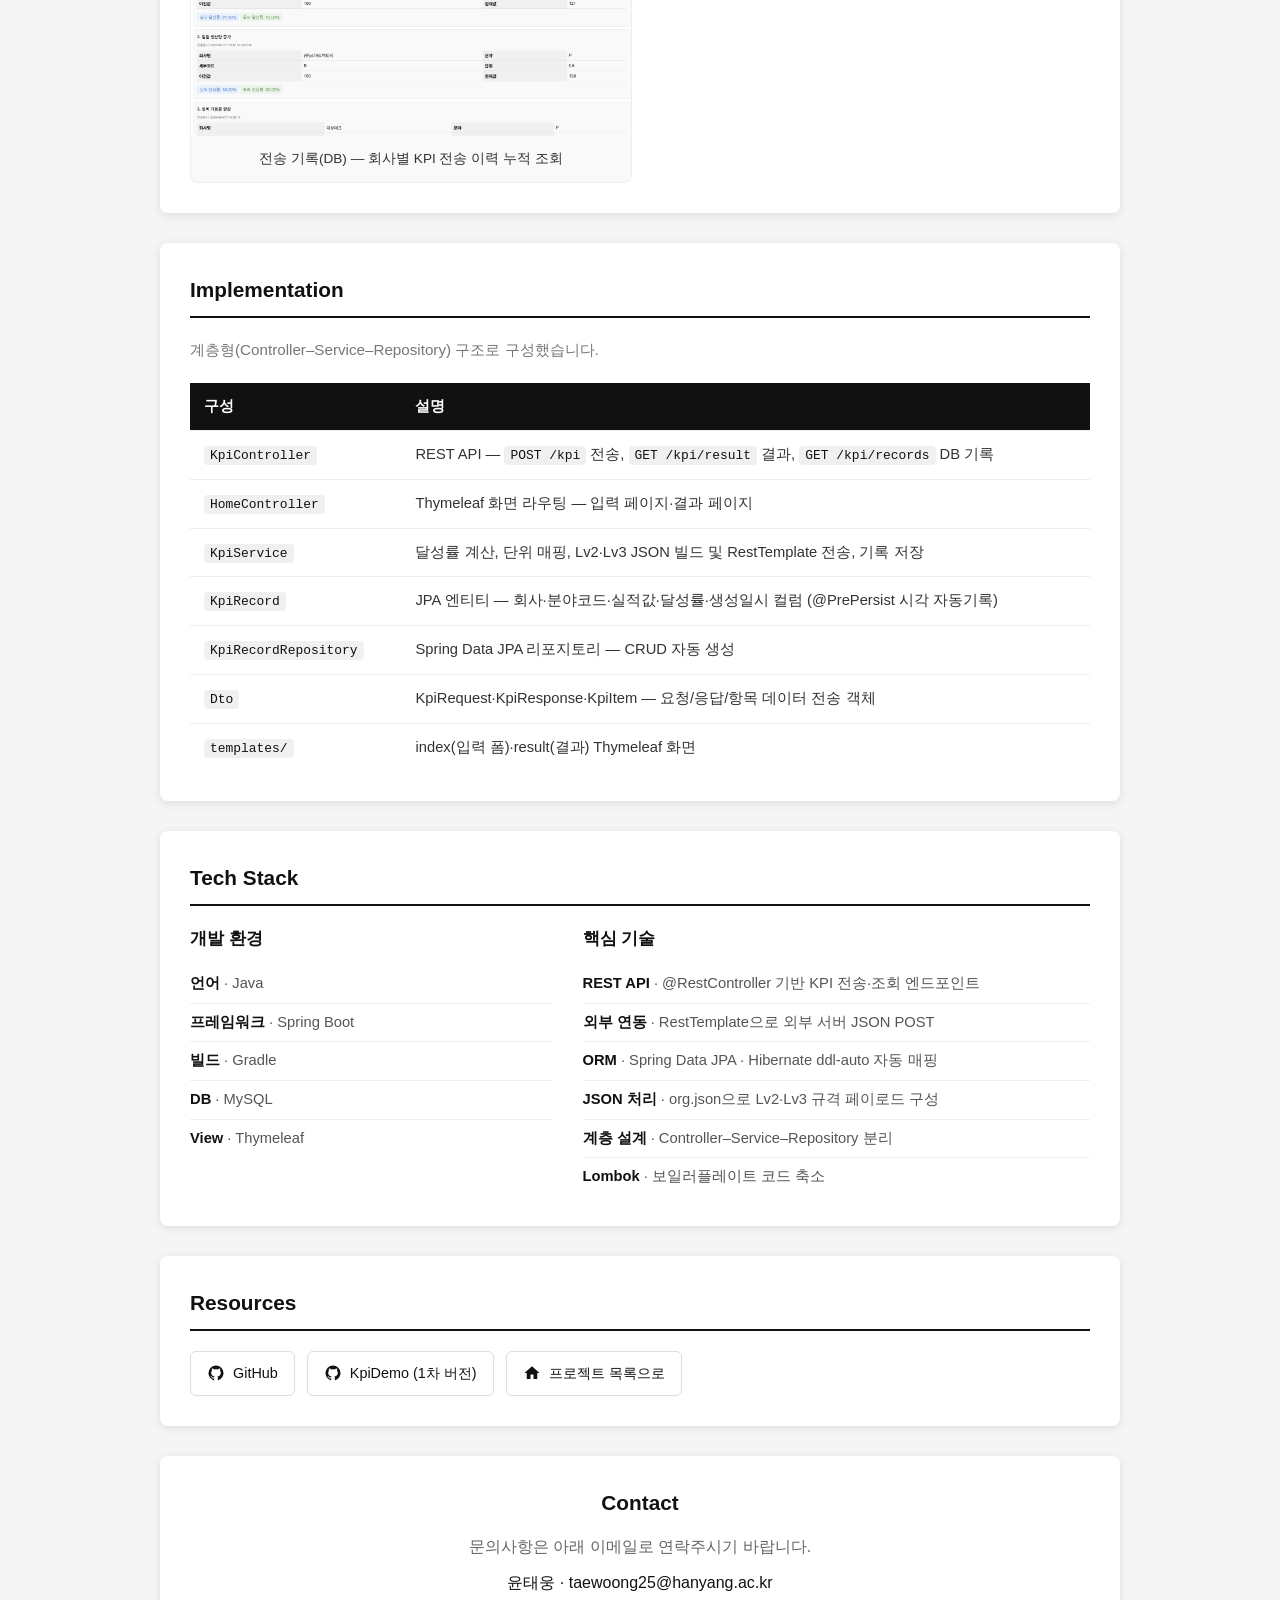
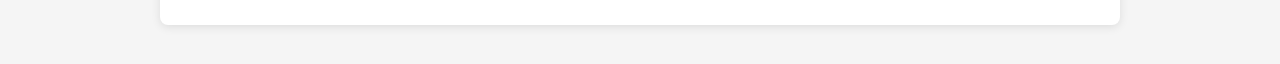
<file: kpi/index.html>
<!DOCTYPE html>
<html lang="ko">
<head>
    <meta charset="UTF-8">
    <meta name="viewport" content="width=device-width, initial-scale=1.0">
    <title>KPI — 기업 KPI 수집·전송 시스템</title>
    <link rel="stylesheet" href="../base.css">
</head>
<body>
    <div class="container">
        <!-- Logos -->
        <div class="logos">
            <img src="images/logo_java.png" alt="Java">
            <img src="../images/logo_school.png" alt="한양대학교 ERICA">
            <img src="images/logo_spring.png" alt="Spring">
        </div>

        <!-- Title -->
        <div class="title-section">
            <h1>KPI</h1>
            <div class="subtitle">기업 KPI(핵심성과지표) 데이터 수집·전송 시스템</div>
            <div class="authors">윤태웅</div>
            <div class="affiliation">한양대학교 ERICA 스마트융합공학부 스마트ICT융합전공<br>2학년 자바프로그래밍기초 과제</div>
            <div class="badges">
                <span class="badge">Spring Boot</span>
                <span class="badge">Java</span>
                <span class="badge">Spring Data JPA</span>
                <span class="badge">MySQL</span>
                <span class="badge">Thymeleaf</span>
                <span class="badge">개인 프로젝트</span>
            </div>
        </div>

        <!-- About -->
        <div class="section">
            <h2>About Project</h2>
            <p class="abstract">
                본 프로젝트는 기업의 KPI(핵심성과지표) 데이터를 입력받아 외부 KPI 수집 서버로
                전송하고, 동시에 자체 데이터베이스에 기록하는 Spring Boot 기반 시스템입니다.
                회사 정보와 다수의 KPI 항목을 폼으로 입력하면 항목별 <strong>달성률을 자동 계산</strong>하고
                분야 코드에 따라 <strong>단위를 자동 매핑</strong>한 뒤, Lv2·Lv3 두 단계 규격으로
                외부 서버에 REST 전송합니다. 자바프로그래밍기초 수업에서 시작해 JPA·MySQL 연동까지
                단계적으로 확장한 과제입니다.
            </p>

            <h3>주요 기능</h3>
            <ul class="bullets">
                <li><strong>KPI 입력 폼</strong> · 회사명·인증키 입력, KPI 항목 동적 추가(+ 항목 추가)</li>
                <li><strong>달성률 자동 계산</strong> · 전기 대비 당기 실적 변화율 산출</li>
                <li><strong>단위 자동 매핑</strong> · 분야 코드(P·Q·D·C)별 단위(EA·%·원) 자동 설정</li>
                <li><strong>외부 전송</strong> · RestTemplate으로 Lv2·Lv3 규격 JSON을 외부 KPI 서버에 POST</li>
                <li><strong>DB 기록</strong> · 전송한 KPI 항목을 KpiRecord 엔티티로 영속화</li>
                <li><strong>결과 조회</strong> · 마지막 전송 결과 및 누적 DB 기록 조회 API</li>
            </ul>
        </div>

        <!-- Screens (실행 화면) -->
        <div class="section">
            <h2>Screens</h2>
            <p class="section-desc">실제 동작 화면입니다. (외부 KPI 서버 미가용 구간은 데모용 데이터로 대체)</p>
            <div class="shot-grid two-col">
                <div class="shot-item">
                    <img src="images/screen1.png" alt="KPI 입력 폼 화면">
                    <div class="shot-caption">입력 폼 — 회사정보 · KPI 항목 추가 · 분야코드별 단위 자동 표시</div>
                </div>
                <div class="shot-item">
                    <img src="images/screen2.png" alt="전송 결과 - 마지막 전송">
                    <div class="shot-caption">전송 결과(마지막 전송) — 전송 성공 · 항목별 실적/목표 달성률</div>
                </div>
                <div class="shot-item">
                    <img src="images/screen3.png" alt="전송 결과 - DB 기록">
                    <div class="shot-caption">전송 기록(DB) — 회사별 KPI 전송 이력 누적 조회</div>
                </div>
            </div>
        </div>

        <!-- Implementation -->
        <div class="section">
            <h2>Implementation</h2>
            <p class="section-desc">계층형(Controller–Service–Repository) 구조로 구성했습니다.</p>
            <div class="table-wrap">
                <table>
                    <thead>
                        <tr><th>구성</th><th>설명</th></tr>
                    </thead>
                    <tbody>
                        <tr><td><code>KpiController</code></td><td>REST API — <code>POST /kpi</code> 전송, <code>GET /kpi/result</code> 결과, <code>GET /kpi/records</code> DB 기록</td></tr>
                        <tr><td><code>HomeController</code></td><td>Thymeleaf 화면 라우팅 — 입력 페이지·결과 페이지</td></tr>
                        <tr><td><code>KpiService</code></td><td>달성률 계산, 단위 매핑, Lv2·Lv3 JSON 빌드 및 RestTemplate 전송, 기록 저장</td></tr>
                        <tr><td><code>KpiRecord</code></td><td>JPA 엔티티 — 회사·분야코드·실적값·달성률·생성일시 컬럼 (@PrePersist 시각 자동기록)</td></tr>
                        <tr><td><code>KpiRecordRepository</code></td><td>Spring Data JPA 리포지토리 — CRUD 자동 생성</td></tr>
                        <tr><td><code>Dto</code></td><td>KpiRequest·KpiResponse·KpiItem — 요청/응답/항목 데이터 전송 객체</td></tr>
                        <tr><td><code>templates/</code></td><td>index(입력 폼)·result(결과) Thymeleaf 화면</td></tr>
                    </tbody>
                </table>
            </div>
        </div>

        <!-- Tech Stack -->
        <div class="section">
            <h2>Tech Stack</h2>
            <div class="tech-grid">
                <div class="tech-block">
                    <h3>개발 환경</h3>
                    <ul>
                        <li><strong>언어</strong> · Java</li>
                        <li><strong>프레임워크</strong> · Spring Boot</li>
                        <li><strong>빌드</strong> · Gradle</li>
                        <li><strong>DB</strong> · MySQL</li>
                        <li><strong>View</strong> · Thymeleaf</li>
                    </ul>
                </div>
                <div class="tech-block">
                    <h3>핵심 기술</h3>
                    <ul>
                        <li><strong>REST API</strong> · @RestController 기반 KPI 전송·조회 엔드포인트</li>
                        <li><strong>외부 연동</strong> · RestTemplate으로 외부 서버 JSON POST</li>
                        <li><strong>ORM</strong> · Spring Data JPA · Hibernate ddl-auto 자동 매핑</li>
                        <li><strong>JSON 처리</strong> · org.json으로 Lv2·Lv3 규격 페이로드 구성</li>
                        <li><strong>계층 설계</strong> · Controller–Service–Repository 분리</li>
                        <li><strong>Lombok</strong> · 보일러플레이트 코드 축소</li>
                    </ul>
                </div>
            </div>
        </div>

        <!-- Resources -->
        <div class="section">
            <h2>Resources</h2>
            <div class="resources">
                <a href="https://github.com/TaeWoongYoun/KPI" class="resource-link">
                    <svg xmlns="http://www.w3.org/2000/svg" viewBox="0 0 24 24">
                        <path d="M12,2A10,10 0 0,0 2,12C2,16.42 4.87,20.17 8.84,21.5C9.34,21.58 9.5,21.27 9.5,21C9.5,20.77 9.5,20.14 9.5,19.31C6.73,19.91 6.14,17.97 6.14,17.97C5.68,16.81 5.03,16.5 5.03,16.5C4.12,15.88 5.1,15.9 5.1,15.9C6.1,15.97 6.63,16.93 6.63,16.93C7.5,18.45 8.97,18 9.54,17.76C9.63,17.11 9.89,16.67 10.17,16.42C7.95,16.17 5.62,15.31 5.62,11.5C5.62,10.39 6,9.5 6.65,8.79C6.55,8.54 6.2,7.5 6.75,6.15C6.75,6.15 7.59,5.88 9.5,7.17C10.29,6.95 11.15,6.84 12,6.84C12.85,6.84 13.71,6.95 14.5,7.17C16.41,5.88 17.25,6.15 17.25,6.15C17.8,7.5 17.45,8.54 17.35,8.79C18,9.5 18.38,10.39 18.38,11.5C18.38,15.32 16.04,16.16 13.81,16.41C14.17,16.72 14.5,17.33 14.5,18.26C14.5,19.6 14.5,20.68 14.5,21C14.5,21.27 14.66,21.59 15.17,21.5C19.14,20.16 22,16.42 22,12A10,10 0 0,0 12,2Z"/>
                    </svg>
                    <span>GitHub</span>
                </a>
                <a href="https://github.com/TaeWoongYoun/KpiDemo" class="resource-link">
                    <svg xmlns="http://www.w3.org/2000/svg" viewBox="0 0 24 24">
                        <path d="M12,2A10,10 0 0,0 2,12C2,16.42 4.87,20.17 8.84,21.5C9.34,21.58 9.5,21.27 9.5,21C9.5,20.77 9.5,20.14 9.5,19.31C6.73,19.91 6.14,17.97 6.14,17.97C5.68,16.81 5.03,16.5 5.03,16.5C4.12,15.88 5.1,15.9 5.1,15.9C6.1,15.97 6.63,16.93 6.63,16.93C7.5,18.45 8.97,18 9.54,17.76C9.63,17.11 9.89,16.67 10.17,16.42C7.95,16.17 5.62,15.31 5.62,11.5C5.62,10.39 6,9.5 6.65,8.79C6.55,8.54 6.2,7.5 6.75,6.15C6.75,6.15 7.59,5.88 9.5,7.17C10.29,6.95 11.15,6.84 12,6.84C12.85,6.84 13.71,6.95 14.5,7.17C16.41,5.88 17.25,6.15 17.25,6.15C17.8,7.5 17.45,8.54 17.35,8.79C18,9.5 18.38,10.39 18.38,11.5C18.38,15.32 16.04,16.16 13.81,16.41C14.17,16.72 14.5,17.33 14.5,18.26C14.5,19.6 14.5,20.68 14.5,21C14.5,21.27 14.66,21.59 15.17,21.5C19.14,20.16 22,16.42 22,12A10,10 0 0,0 12,2Z"/>
                    </svg>
                    <span>KpiDemo (1차 버전)</span>
                </a>
                <a href="../" class="resource-link">
                    <svg xmlns="http://www.w3.org/2000/svg" viewBox="0 0 24 24">
                        <path d="M10,20V14H14V20H19V12H22L12,3L2,12H5V20H10Z"/>
                    </svg>
                    <span>프로젝트 목록으로</span>
                </a>
            </div>
        </div>

        <!-- Contact -->
        <div class="contact">
            <h2>Contact</h2>
            <p>문의사항은 아래 이메일로 연락주시기 바랍니다.</p>
            <a href="mailto:taewoong25@hanyang.ac.kr">윤태웅 · taewoong25@hanyang.ac.kr</a>
        </div>
    </div>
    <script src="../lightbox.js"></script>
</body>
</html>
</file>
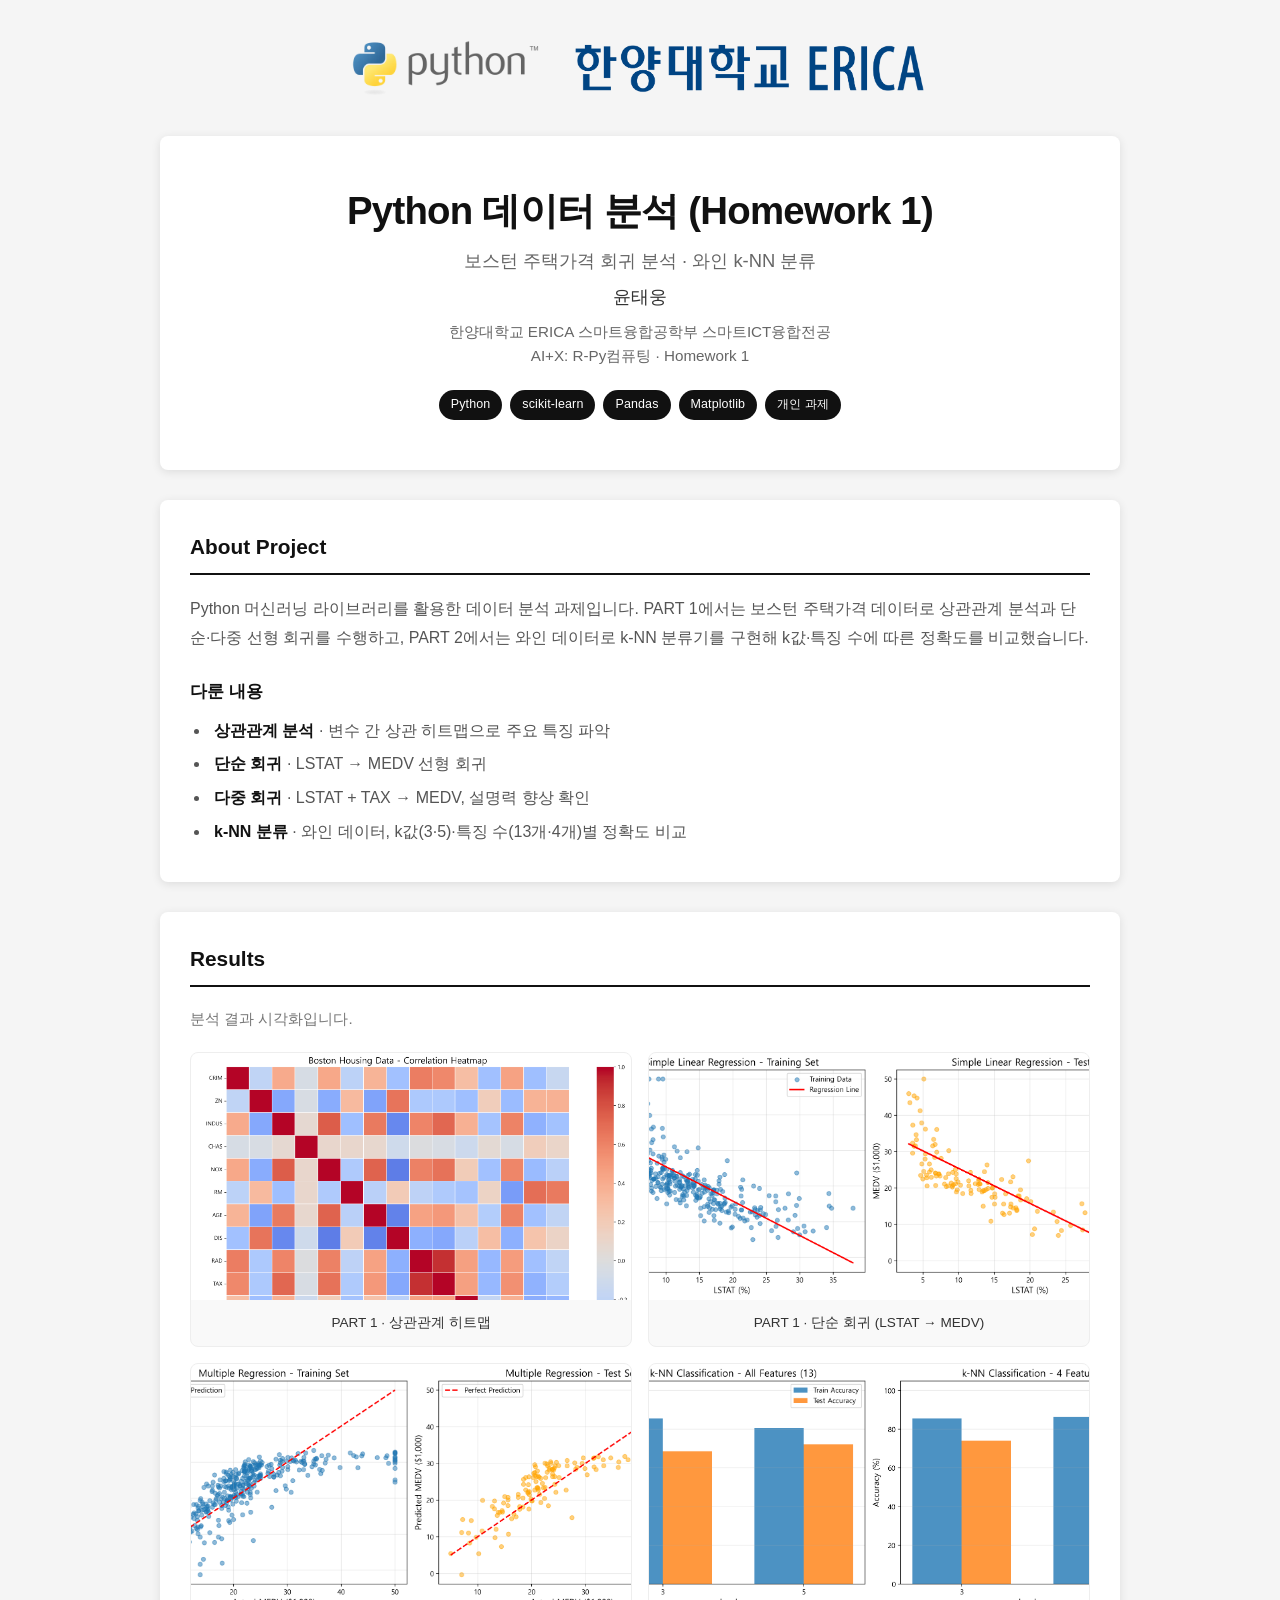
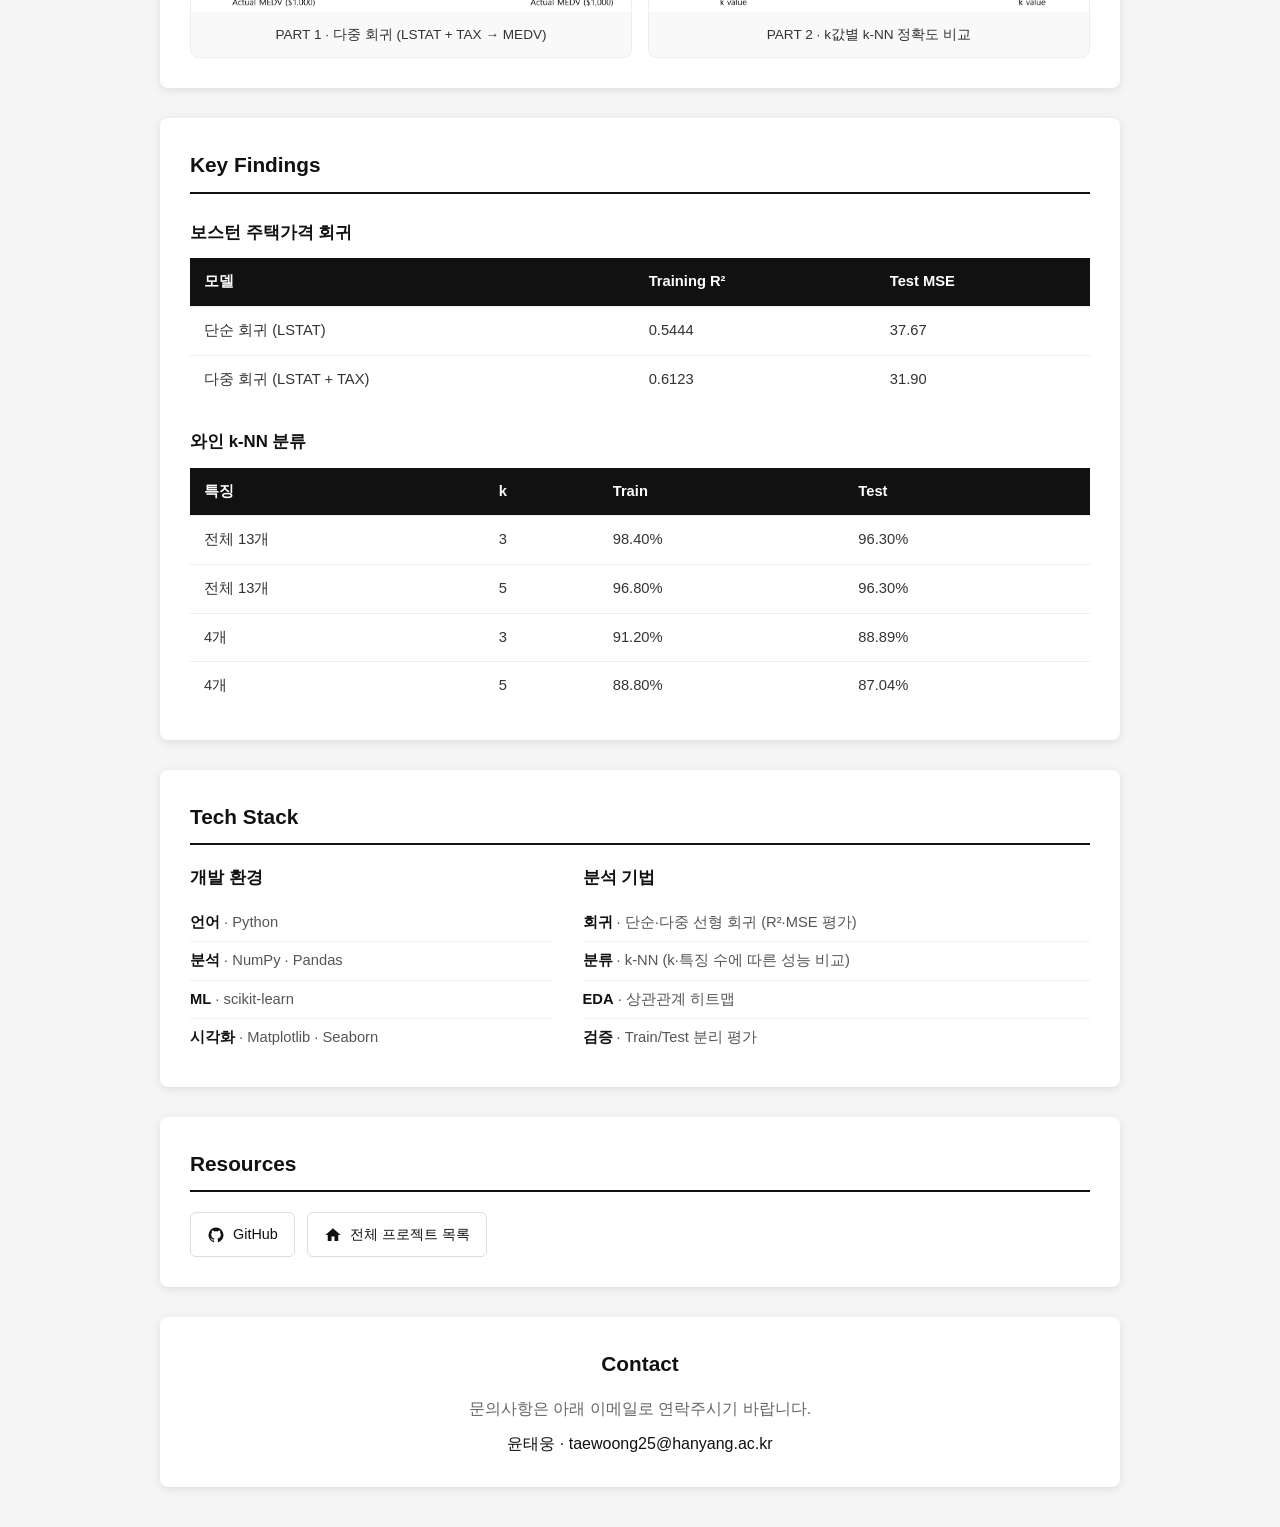
<file: py-dataanalysis/index.html>
<!DOCTYPE html>
<html lang="ko">
<head>
    <meta charset="UTF-8">
    <meta name="viewport" content="width=device-width, initial-scale=1.0">
    <title>Python 데이터 분석 — AI+X: R-Py컴퓨팅 Homework 1</title>
    <link rel="stylesheet" href="../base.css">
</head>
<body>
    <div class="container">
        <!-- Logos -->
        <div class="logos">
            <img src="logo/logo_python.png" alt="Python">
            <img src="logo/logo_school.png" alt="한양대학교 ERICA">
        </div>

        <!-- Title -->
        <div class="title-section">
            <h1>Python 데이터 분석 (Homework 1)</h1>
            <div class="subtitle">보스턴 주택가격 회귀 분석 · 와인 k-NN 분류</div>
            <div class="authors">윤태웅</div>
            <div class="affiliation">한양대학교 ERICA 스마트융합공학부 스마트ICT융합전공<br>AI+X: R-Py컴퓨팅 · Homework 1</div>
            <div class="badges">
                <span class="badge">Python</span>
                <span class="badge">scikit-learn</span>
                <span class="badge">Pandas</span>
                <span class="badge">Matplotlib</span>
                <span class="badge">개인 과제</span>
            </div>
        </div>

        <!-- About -->
        <div class="section">
            <h2>About Project</h2>
            <p class="abstract">
                Python 머신러닝 라이브러리를 활용한 데이터 분석 과제입니다. PART 1에서는
                보스턴 주택가격 데이터로 상관관계 분석과 단순·다중 선형 회귀를 수행하고,
                PART 2에서는 와인 데이터로 k-NN 분류기를 구현해 k값·특징 수에 따른 정확도를 비교했습니다.
            </p>

            <h3>다룬 내용</h3>
            <ul class="bullets">
                <li><strong>상관관계 분석</strong> · 변수 간 상관 히트맵으로 주요 특징 파악</li>
                <li><strong>단순 회귀</strong> · LSTAT → MEDV 선형 회귀</li>
                <li><strong>다중 회귀</strong> · LSTAT + TAX → MEDV, 설명력 향상 확인</li>
                <li><strong>k-NN 분류</strong> · 와인 데이터, k값(3·5)·특징 수(13개·4개)별 정확도 비교</li>
            </ul>
        </div>

        <!-- Results -->
        <div class="section">
            <h2>Results</h2>
            <p class="section-desc">분석 결과 시각화입니다.</p>
            <div class="shot-grid two-col">
                <div class="shot-item">
                    <img src="images/correlation_heatmap.png" alt="상관관계 히트맵">
                    <div class="shot-caption">PART 1 · 상관관계 히트맵</div>
                </div>
                <div class="shot-item">
                    <img src="images/simple_regression.png" alt="단순 회귀">
                    <div class="shot-caption">PART 1 · 단순 회귀 (LSTAT → MEDV)</div>
                </div>
                <div class="shot-item">
                    <img src="images/multiple_regression.png" alt="다중 회귀">
                    <div class="shot-caption">PART 1 · 다중 회귀 (LSTAT + TAX → MEDV)</div>
                </div>
                <div class="shot-item">
                    <img src="images/knn_comparison.png" alt="k-NN 비교">
                    <div class="shot-caption">PART 2 · k값별 k-NN 정확도 비교</div>
                </div>
            </div>
        </div>

        <!-- Key Findings -->
        <div class="section">
            <h2>Key Findings</h2>
            <h3>보스턴 주택가격 회귀</h3>
            <div class="table-wrap">
                <table>
                    <thead>
                        <tr><th>모델</th><th>Training R²</th><th>Test MSE</th></tr>
                    </thead>
                    <tbody>
                        <tr><td>단순 회귀 (LSTAT)</td><td>0.5444</td><td>37.67</td></tr>
                        <tr><td>다중 회귀 (LSTAT + TAX)</td><td>0.6123</td><td>31.90</td></tr>
                    </tbody>
                </table>
            </div>
            <h3>와인 k-NN 분류</h3>
            <div class="table-wrap">
                <table>
                    <thead>
                        <tr><th>특징</th><th>k</th><th>Train</th><th>Test</th></tr>
                    </thead>
                    <tbody>
                        <tr><td>전체 13개</td><td>3</td><td>98.40%</td><td>96.30%</td></tr>
                        <tr><td>전체 13개</td><td>5</td><td>96.80%</td><td>96.30%</td></tr>
                        <tr><td>4개</td><td>3</td><td>91.20%</td><td>88.89%</td></tr>
                        <tr><td>4개</td><td>5</td><td>88.80%</td><td>87.04%</td></tr>
                    </tbody>
                </table>
            </div>
        </div>

        <!-- Tech Stack -->
        <div class="section">
            <h2>Tech Stack</h2>
            <div class="tech-grid">
                <div class="tech-block">
                    <h3>개발 환경</h3>
                    <ul>
                        <li><strong>언어</strong> · Python</li>
                        <li><strong>분석</strong> · NumPy · Pandas</li>
                        <li><strong>ML</strong> · scikit-learn</li>
                        <li><strong>시각화</strong> · Matplotlib · Seaborn</li>
                    </ul>
                </div>
                <div class="tech-block">
                    <h3>분석 기법</h3>
                    <ul>
                        <li><strong>회귀</strong> · 단순·다중 선형 회귀 (R²·MSE 평가)</li>
                        <li><strong>분류</strong> · k-NN (k·특징 수에 따른 성능 비교)</li>
                        <li><strong>EDA</strong> · 상관관계 히트맵</li>
                        <li><strong>검증</strong> · Train/Test 분리 평가</li>
                    </ul>
                </div>
            </div>
        </div>

        <!-- Resources -->
        <div class="section">
            <h2>Resources</h2>
            <div class="resources">
                <a href="https://github.com/TaeWoongYoun/Py-DataAnalysis" class="resource-link" target="_blank" rel="noopener">
                    <svg xmlns="http://www.w3.org/2000/svg" viewBox="0 0 24 24"><path d="M12,2A10,10 0 0,0 2,12C2,16.42 4.87,20.17 8.84,21.5C9.34,21.58 9.5,21.27 9.5,21C9.5,20.77 9.5,20.14 9.5,19.31C6.73,19.91 6.14,17.97 6.14,17.97C5.68,16.81 5.03,16.5 5.03,16.5C4.12,15.88 5.1,15.9 5.1,15.9C6.1,15.97 6.63,16.93 6.63,16.93C7.5,18.45 8.97,18 9.54,17.76C9.63,17.11 9.89,16.67 10.17,16.42C7.95,16.17 5.62,15.31 5.62,11.5C5.62,10.39 6,9.5 6.65,8.79C6.55,8.54 6.2,7.5 6.75,6.15C6.75,6.15 7.59,5.88 9.5,7.17C10.29,6.95 11.15,6.84 12,6.84C12.85,6.84 13.71,6.95 14.5,7.17C16.41,5.88 17.25,6.15 17.25,6.15C17.8,7.5 17.45,8.54 17.35,8.79C18,9.5 18.38,10.39 18.38,11.5C18.38,15.32 16.04,16.16 13.81,16.41C14.17,16.72 14.5,17.33 14.5,18.26C14.5,19.6 14.5,20.68 14.5,21C14.5,21.27 14.66,21.59 15.17,21.5C19.14,20.16 22,16.42 22,12A10,10 0 0,0 12,2Z"/></svg>
                    <span>GitHub</span>
                </a>
                <a href="../" class="resource-link">
                    <svg xmlns="http://www.w3.org/2000/svg" viewBox="0 0 24 24"><path d="M10,20V14H14V20H19V12H22L12,3L2,12H5V20H10Z"/></svg>
                    <span>전체 프로젝트 목록</span>
                </a>
            </div>
        </div>

        <!-- Contact -->
        <div class="contact">
            <h2>Contact</h2>
            <p>문의사항은 아래 이메일로 연락주시기 바랍니다.</p>
            <a href="mailto:taewoong25@hanyang.ac.kr">윤태웅 · taewoong25@hanyang.ac.kr</a>
        </div>
    </div>
    <script src="../lightbox.js"></script>
</body>
</html>
</file>
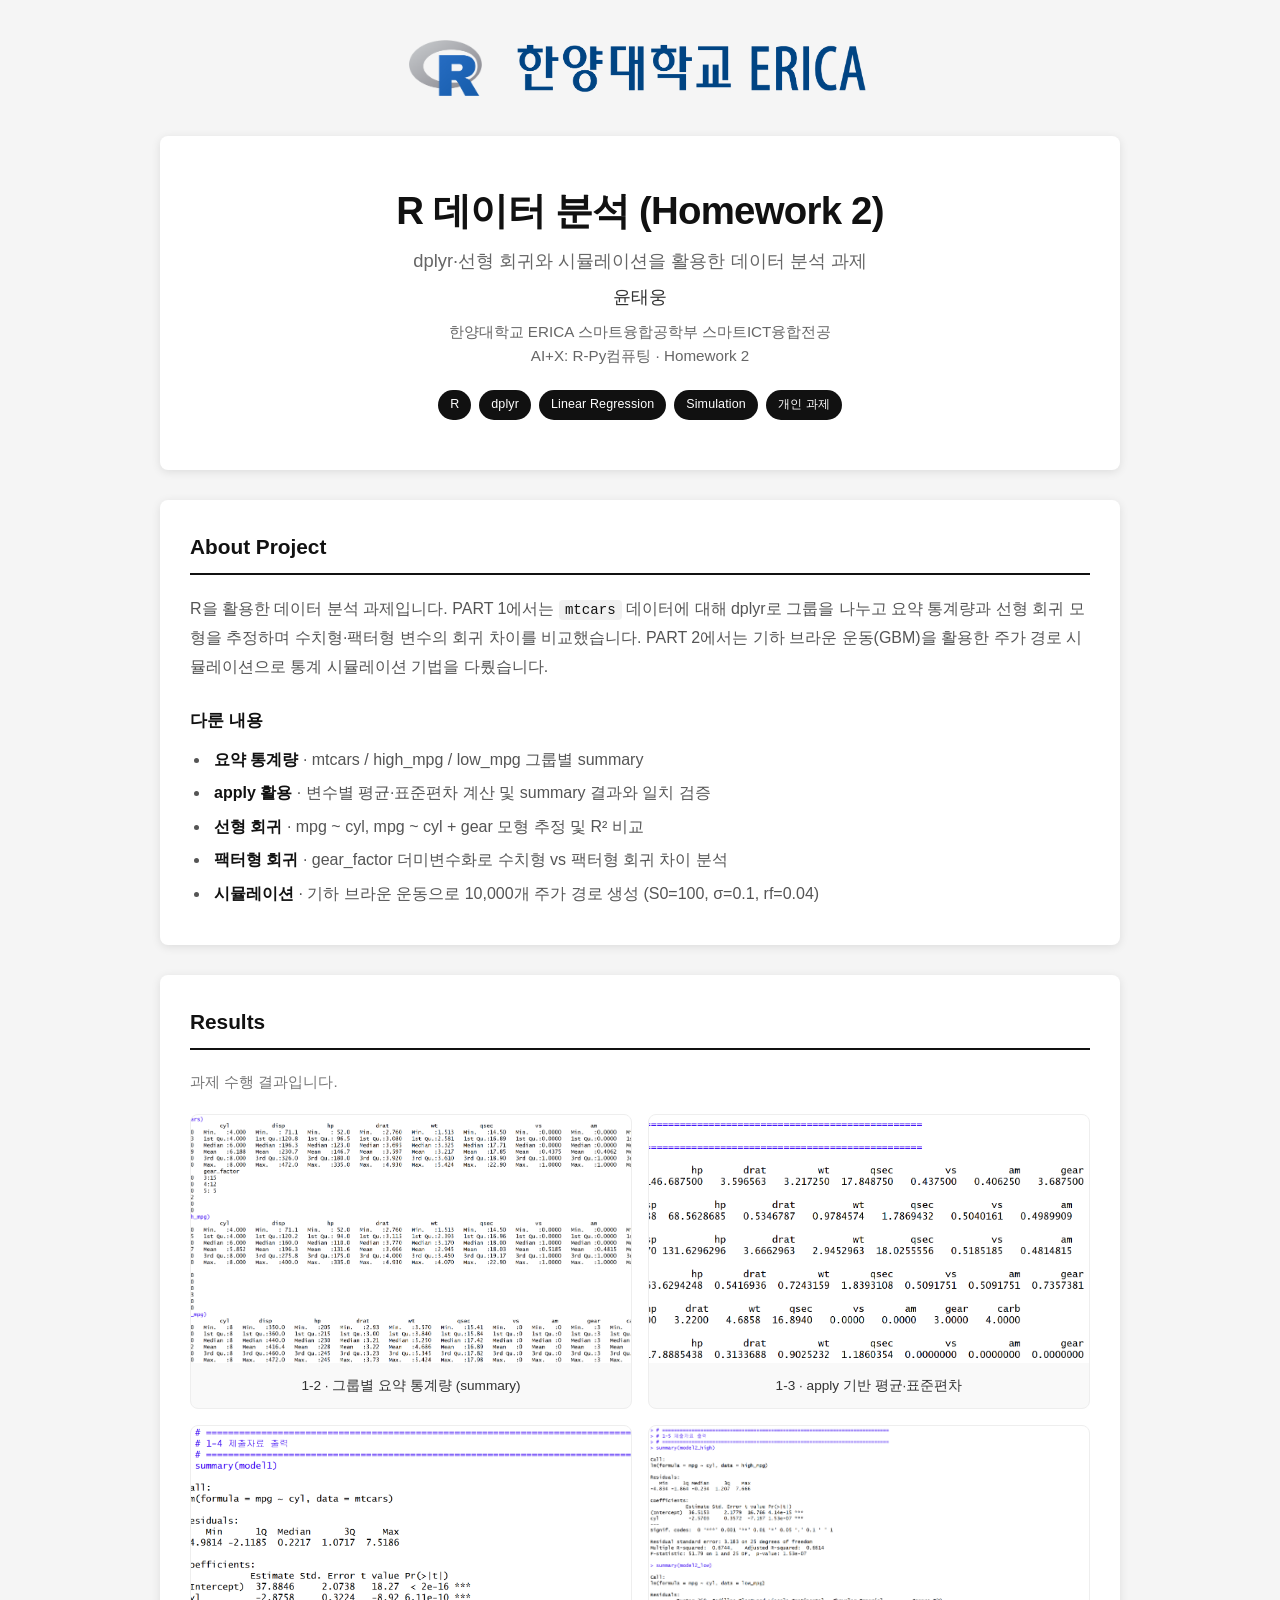
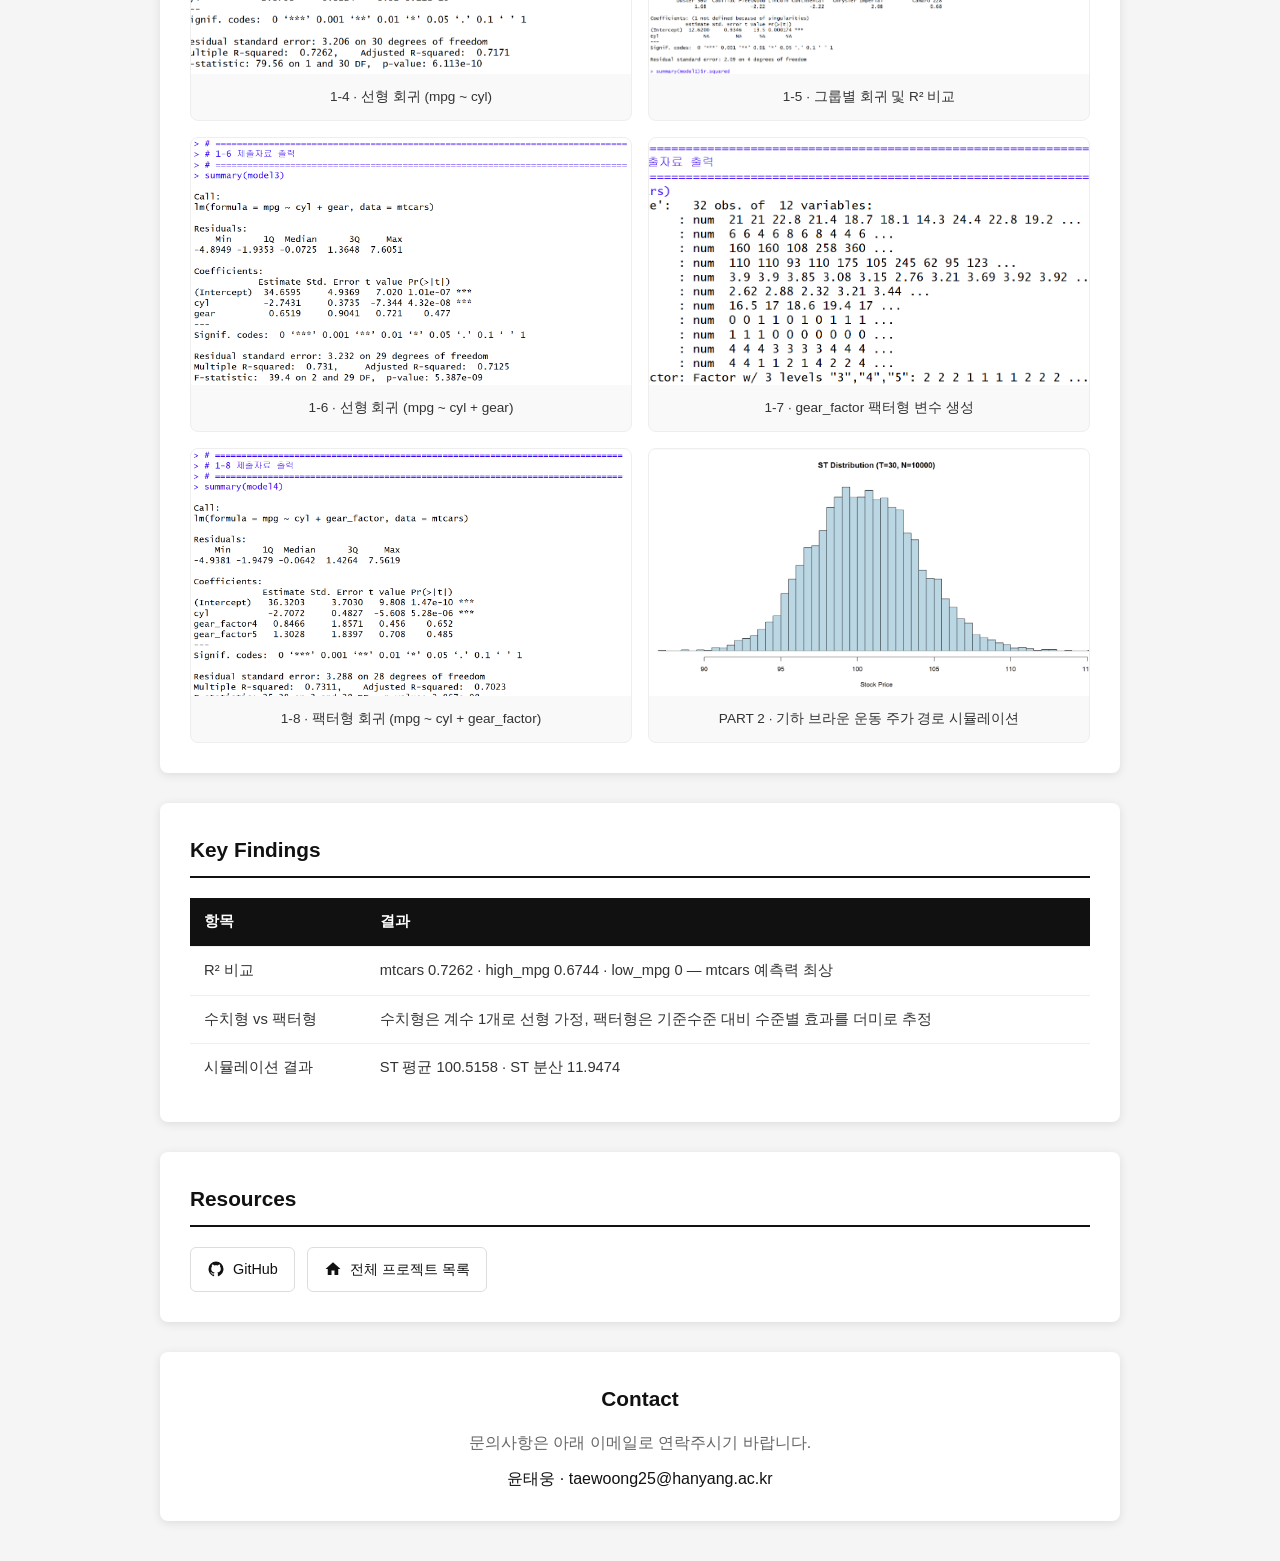
<file: r-dataanalysis/index.html>
<!DOCTYPE html>
<html lang="ko">
<head>
    <meta charset="UTF-8">
    <meta name="viewport" content="width=device-width, initial-scale=1.0">
    <title>R 데이터 분석 — AI+X: R-Py컴퓨팅 Homework 2</title>
    <link rel="stylesheet" href="../base.css">
</head>
<body>
    <div class="container">
        <!-- Logos -->
        <div class="logos">
            <img src="logo/logo_r.png" alt="R">
            <img src="logo/logo_school.png" alt="한양대학교 ERICA">
        </div>

        <!-- Title -->
        <div class="title-section">
            <h1>R 데이터 분석 (Homework 2)</h1>
            <div class="subtitle">dplyr·선형 회귀와 시뮬레이션을 활용한 데이터 분석 과제</div>
            <div class="authors">윤태웅</div>
            <div class="affiliation">한양대학교 ERICA 스마트융합공학부 스마트ICT융합전공<br>AI+X: R-Py컴퓨팅 · Homework 2</div>
            <div class="badges">
                <span class="badge">R</span>
                <span class="badge">dplyr</span>
                <span class="badge">Linear Regression</span>
                <span class="badge">Simulation</span>
                <span class="badge">개인 과제</span>
            </div>
        </div>

        <!-- About -->
        <div class="section">
            <h2>About Project</h2>
            <p class="abstract">
                R을 활용한 데이터 분석 과제입니다. PART 1에서는 <code>mtcars</code> 데이터에 대해
                dplyr로 그룹을 나누고 요약 통계량과 선형 회귀 모형을 추정하며 수치형·팩터형 변수의
                회귀 차이를 비교했습니다. PART 2에서는 기하 브라운 운동(GBM)을 활용한 주가 경로
                시뮬레이션으로 통계 시뮬레이션 기법을 다뤘습니다.
            </p>

            <h3>다룬 내용</h3>
            <ul class="bullets">
                <li><strong>요약 통계량</strong> · mtcars / high_mpg / low_mpg 그룹별 summary</li>
                <li><strong>apply 활용</strong> · 변수별 평균·표준편차 계산 및 summary 결과와 일치 검증</li>
                <li><strong>선형 회귀</strong> · mpg ~ cyl, mpg ~ cyl + gear 모형 추정 및 R² 비교</li>
                <li><strong>팩터형 회귀</strong> · gear_factor 더미변수화로 수치형 vs 팩터형 회귀 차이 분석</li>
                <li><strong>시뮬레이션</strong> · 기하 브라운 운동으로 10,000개 주가 경로 생성 (S0=100, σ=0.1, rf=0.04)</li>
            </ul>
        </div>

        <!-- Results -->
        <div class="section">
            <h2>Results</h2>
            <p class="section-desc">과제 수행 결과입니다.</p>
            <div class="shot-grid two-col">
                <div class="shot-item">
                    <img src="images/test1-2.png" alt="1-2 요약 통계량">
                    <div class="shot-caption">1-2 · 그룹별 요약 통계량 (summary)</div>
                </div>
                <div class="shot-item">
                    <img src="images/test1-3.png" alt="1-3 평균과 표준편차">
                    <div class="shot-caption">1-3 · apply 기반 평균·표준편차</div>
                </div>
                <div class="shot-item">
                    <img src="images/test1-4.png" alt="1-4 선형 회귀 mpg~cyl">
                    <div class="shot-caption">1-4 · 선형 회귀 (mpg ~ cyl)</div>
                </div>
                <div class="shot-item">
                    <img src="images/test1-5.png" alt="1-5 R제곱 비교">
                    <div class="shot-caption">1-5 · 그룹별 회귀 및 R² 비교</div>
                </div>
                <div class="shot-item">
                    <img src="images/test1-6.png" alt="1-6 다중 회귀">
                    <div class="shot-caption">1-6 · 선형 회귀 (mpg ~ cyl + gear)</div>
                </div>
                <div class="shot-item">
                    <img src="images/test1-7.png" alt="1-7 gear_factor 생성">
                    <div class="shot-caption">1-7 · gear_factor 팩터형 변수 생성</div>
                </div>
                <div class="shot-item">
                    <img src="images/test1-8.png" alt="1-8 팩터형 회귀">
                    <div class="shot-caption">1-8 · 팩터형 회귀 (mpg ~ cyl + gear_factor)</div>
                </div>
                <div class="shot-item">
                    <img src="images/test2.png" alt="PART2 시뮬레이션">
                    <div class="shot-caption">PART 2 · 기하 브라운 운동 주가 경로 시뮬레이션</div>
                </div>
            </div>
        </div>

        <!-- Key Findings -->
        <div class="section">
            <h2>Key Findings</h2>
            <div class="table-wrap">
                <table>
                    <thead>
                        <tr><th>항목</th><th>결과</th></tr>
                    </thead>
                    <tbody>
                        <tr><td>R² 비교</td><td>mtcars 0.7262 · high_mpg 0.6744 · low_mpg 0 — mtcars 예측력 최상</td></tr>
                        <tr><td>수치형 vs 팩터형</td><td>수치형은 계수 1개로 선형 가정, 팩터형은 기준수준 대비 수준별 효과를 더미로 추정</td></tr>
                        <tr><td>시뮬레이션 결과</td><td>ST 평균 100.5158 · ST 분산 11.9474</td></tr>
                    </tbody>
                </table>
            </div>
        </div>

        <!-- Resources -->
        <div class="section">
            <h2>Resources</h2>
            <div class="resources">
                <a href="https://github.com/TaeWoongYoun/R-DataAnalysis" class="resource-link">
                    <svg xmlns="http://www.w3.org/2000/svg" viewBox="0 0 24 24">
                        <path d="M12,2A10,10 0 0,0 2,12C2,16.42 4.87,20.17 8.84,21.5C9.34,21.58 9.5,21.27 9.5,21C9.5,20.77 9.5,20.14 9.5,19.31C6.73,19.91 6.14,17.97 6.14,17.97C5.68,16.81 5.03,16.5 5.03,16.5C4.12,15.88 5.1,15.9 5.1,15.9C6.1,15.97 6.63,16.93 6.63,16.93C7.5,18.45 8.97,18 9.54,17.76C9.63,17.11 9.89,16.67 10.17,16.42C7.95,16.17 5.62,15.31 5.62,11.5C5.62,10.39 6,9.5 6.65,8.79C6.55,8.54 6.2,7.5 6.75,6.15C6.75,6.15 7.59,5.88 9.5,7.17C10.29,6.95 11.15,6.84 12,6.84C12.85,6.84 13.71,6.95 14.5,7.17C16.41,5.88 17.25,6.15 17.25,6.15C17.8,7.5 17.45,8.54 17.35,8.79C18,9.5 18.38,10.39 18.38,11.5C18.38,15.32 16.04,16.16 13.81,16.41C14.17,16.72 14.5,17.33 14.5,18.26C14.5,19.6 14.5,20.68 14.5,21C14.5,21.27 14.66,21.59 15.17,21.5C19.14,20.16 22,16.42 22,12A10,10 0 0,0 12,2Z"/>
                    </svg>
                    <span>GitHub</span>
                </a>
                <a href="../" class="resource-link">
                    <svg xmlns="http://www.w3.org/2000/svg" viewBox="0 0 24 24">
                        <path d="M10,20V14H14V20H19V12H22L12,3L2,12H5V20H10Z"/>
                    </svg>
                    <span>전체 프로젝트 목록</span>
                </a>
            </div>
        </div>

        <!-- Contact -->
        <div class="contact">
            <h2>Contact</h2>
            <p>문의사항은 아래 이메일로 연락주시기 바랍니다.</p>
            <a href="mailto:taewoong25@hanyang.ac.kr">윤태웅 · taewoong25@hanyang.ac.kr</a>
        </div>
    </div>
    <script src="../lightbox.js"></script>
</body>
</html>
</file>
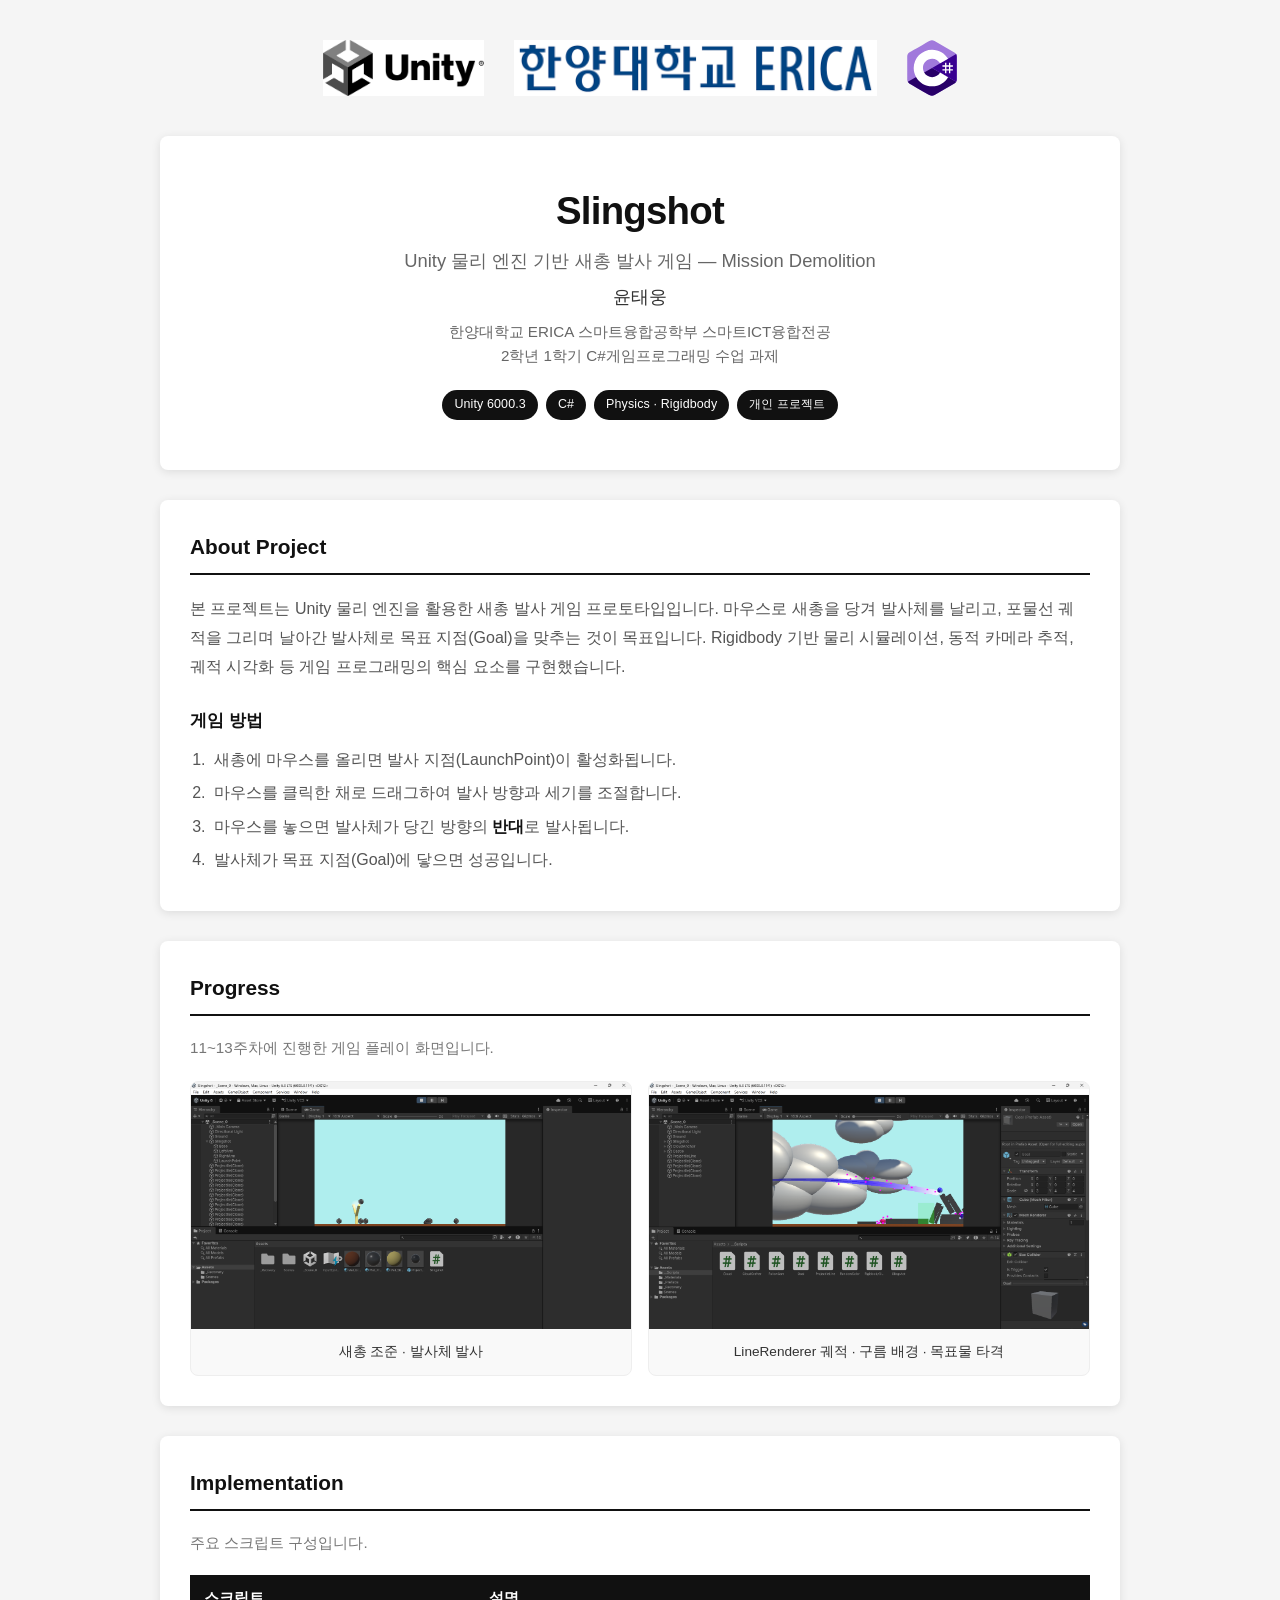
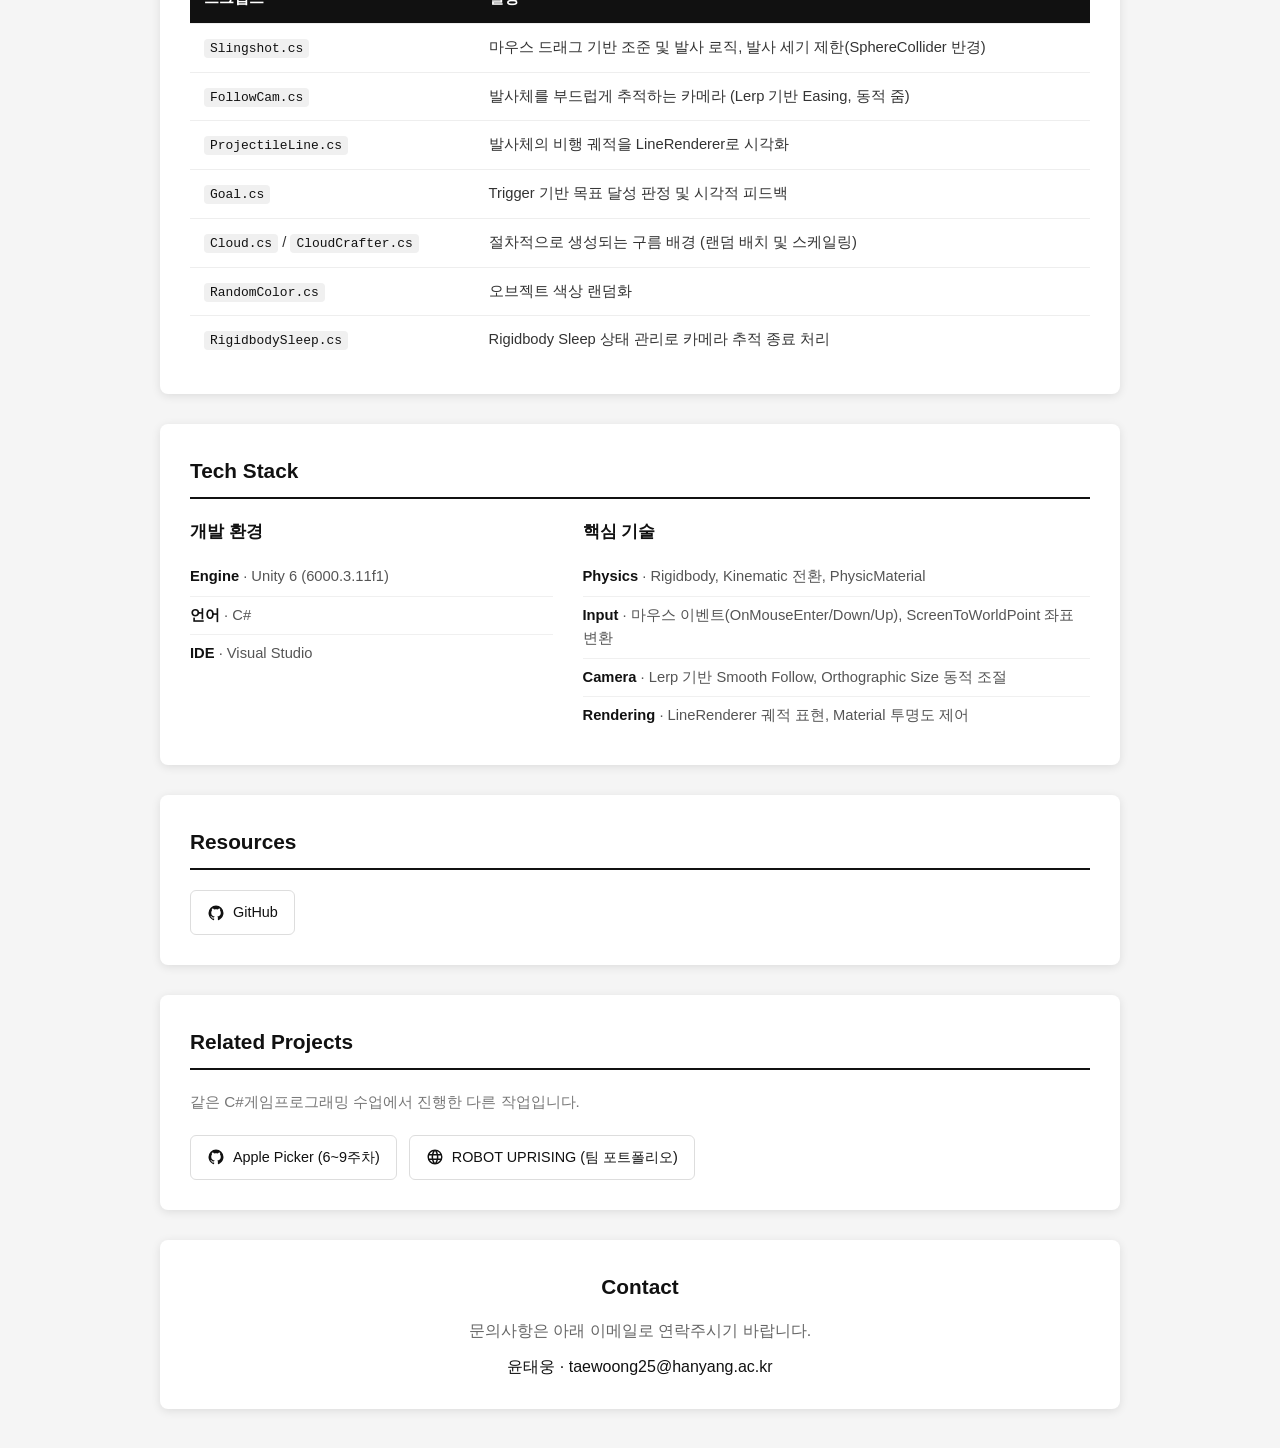
<file: slingshot/index.html>
<!DOCTYPE html>
<html lang="ko">
<head>
    <meta charset="UTF-8">
    <meta name="viewport" content="width=device-width, initial-scale=1.0">
    <title>Slingshot (Mission Demolition) — Unity 게임 프로젝트</title>
    <link rel="stylesheet" href="../base.css">
</head>
<body>
    <div class="container">
        <!-- Logos -->
        <div class="logos">
            <img src="images/logo_unity.png" alt="Unity">
            <img src="images/logo_school.png" alt="한양대학교 ERICA">
            <img src="images/logo_csharp.svg" alt="C#">
        </div>

        <!-- Title -->
        <div class="title-section">
            <h1>Slingshot</h1>
            <div class="subtitle">Unity 물리 엔진 기반 새총 발사 게임 — Mission Demolition</div>
            <div class="authors">윤태웅</div>
            <div class="affiliation">한양대학교 ERICA 스마트융합공학부 스마트ICT융합전공<br>2학년 1학기 C#게임프로그래밍 수업 과제</div>
            <div class="badges">
                <span class="badge">Unity 6000.3</span>
                <span class="badge">C#</span>
                <span class="badge">Physics · Rigidbody</span>
                <span class="badge">개인 프로젝트</span>
            </div>
        </div>

        <!-- About -->
        <div class="section">
            <h2>About Project</h2>
            <p class="abstract">
                본 프로젝트는 Unity 물리 엔진을 활용한 새총 발사 게임 프로토타입입니다.
                마우스로 새총을 당겨 발사체를 날리고, 포물선 궤적을 그리며 날아간 발사체로 목표 지점(Goal)을 맞추는 것이 목표입니다.
                Rigidbody 기반 물리 시뮬레이션, 동적 카메라 추적, 궤적 시각화 등 게임 프로그래밍의 핵심 요소를 구현했습니다.
            </p>

            <h3>게임 방법</h3>
            <ol class="howto">
                <li>새총에 마우스를 올리면 발사 지점(LaunchPoint)이 활성화됩니다.</li>
                <li>마우스를 클릭한 채로 드래그하여 발사 방향과 세기를 조절합니다.</li>
                <li>마우스를 놓으면 발사체가 당긴 방향의 <strong>반대</strong>로 발사됩니다.</li>
                <li>발사체가 목표 지점(Goal)에 닿으면 성공입니다.</li>
            </ol>
        </div>

        <!-- Progress (screenshots) -->
        <div class="section">
            <h2>Progress</h2>
            <p class="section-desc">11~13주차에 진행한 게임 플레이 화면입니다.</p>
            <div class="shot-grid">
                <div class="shot-item">
                    <img src="images/shot1.png" alt="새총 발사 화면">
                    <div class="shot-caption">새총 조준 · 발사체 발사</div>
                </div>
                <div class="shot-item">
                    <img src="images/shot2.png" alt="궤적 시각화 및 목표물 타격 화면">
                    <div class="shot-caption">LineRenderer 궤적 · 구름 배경 · 목표물 타격</div>
                </div>
            </div>
        </div>

        <!-- Implementation -->
        <div class="section">
            <h2>Implementation</h2>
            <p class="section-desc">주요 스크립트 구성입니다.</p>
            <div class="table-wrap">
                <table>
                    <thead>
                        <tr><th>스크립트</th><th>설명</th></tr>
                    </thead>
                    <tbody>
                        <tr><td><code>Slingshot.cs</code></td><td>마우스 드래그 기반 조준 및 발사 로직, 발사 세기 제한(SphereCollider 반경)</td></tr>
                        <tr><td><code>FollowCam.cs</code></td><td>발사체를 부드럽게 추적하는 카메라 (Lerp 기반 Easing, 동적 줌)</td></tr>
                        <tr><td><code>ProjectileLine.cs</code></td><td>발사체의 비행 궤적을 LineRenderer로 시각화</td></tr>
                        <tr><td><code>Goal.cs</code></td><td>Trigger 기반 목표 달성 판정 및 시각적 피드백</td></tr>
                        <tr><td><code>Cloud.cs</code> / <code>CloudCrafter.cs</code></td><td>절차적으로 생성되는 구름 배경 (랜덤 배치 및 스케일링)</td></tr>
                        <tr><td><code>RandomColor.cs</code></td><td>오브젝트 색상 랜덤화</td></tr>
                        <tr><td><code>RigidbodySleep.cs</code></td><td>Rigidbody Sleep 상태 관리로 카메라 추적 종료 처리</td></tr>
                    </tbody>
                </table>
            </div>
        </div>

        <!-- Tech Stack -->
        <div class="section">
            <h2>Tech Stack</h2>
            <div class="tech-grid">
                <div class="tech-block">
                    <h3>개발 환경</h3>
                    <ul>
                        <li><strong>Engine</strong> · Unity 6 (6000.3.11f1)</li>
                        <li><strong>언어</strong> · C#</li>
                        <li><strong>IDE</strong> · Visual Studio</li>
                    </ul>
                </div>
                <div class="tech-block">
                    <h3>핵심 기술</h3>
                    <ul>
                        <li><strong>Physics</strong> · Rigidbody, Kinematic 전환, PhysicMaterial</li>
                        <li><strong>Input</strong> · 마우스 이벤트(OnMouseEnter/Down/Up), ScreenToWorldPoint 좌표 변환</li>
                        <li><strong>Camera</strong> · Lerp 기반 Smooth Follow, Orthographic Size 동적 조절</li>
                        <li><strong>Rendering</strong> · LineRenderer 궤적 표현, Material 투명도 제어</li>
                    </ul>
                </div>
            </div>
        </div>

        <!-- Resources -->
        <div class="section">
            <h2>Resources</h2>
            <div class="resources">
                <a href="https://github.com/TaeWoongYoun/Slingshot" class="resource-link">
                    <svg xmlns="http://www.w3.org/2000/svg" viewBox="0 0 24 24">
                        <path d="M12,2A10,10 0 0,0 2,12C2,16.42 4.87,20.17 8.84,21.5C9.34,21.58 9.5,21.27 9.5,21C9.5,20.77 9.5,20.14 9.5,19.31C6.73,19.91 6.14,17.97 6.14,17.97C5.68,16.81 5.03,16.5 5.03,16.5C4.12,15.88 5.1,15.9 5.1,15.9C6.1,15.97 6.63,16.93 6.63,16.93C7.5,18.45 8.97,18 9.54,17.76C9.63,17.11 9.89,16.67 10.17,16.42C7.95,16.17 5.62,15.31 5.62,11.5C5.62,10.39 6,9.5 6.65,8.79C6.55,8.54 6.2,7.5 6.75,6.15C6.75,6.15 7.59,5.88 9.5,7.17C10.29,6.95 11.15,6.84 12,6.84C12.85,6.84 13.71,6.95 14.5,7.17C16.41,5.88 17.25,6.15 17.25,6.15C17.8,7.5 17.45,8.54 17.35,8.79C18,9.5 18.38,10.39 18.38,11.5C18.38,15.32 16.04,16.16 13.81,16.41C14.17,16.72 14.5,17.33 14.5,18.26C14.5,19.6 14.5,20.68 14.5,21C14.5,21.27 14.66,21.59 15.17,21.5C19.14,20.16 22,16.42 22,12A10,10 0 0,0 12,2Z"/>
                    </svg>
                    <span>GitHub</span>
                </a>
            </div>
        </div>

        <!-- Related Projects -->
        <div class="section">
            <h2>Related Projects</h2>
            <p class="section-desc">같은 C#게임프로그래밍 수업에서 진행한 다른 작업입니다.</p>
            <div class="resources">
                <a href="https://github.com/TaeWoongYoun/ApplePicker" class="resource-link">
                    <svg xmlns="http://www.w3.org/2000/svg" viewBox="0 0 24 24">
                        <path d="M12,2A10,10 0 0,0 2,12C2,16.42 4.87,20.17 8.84,21.5C9.34,21.58 9.5,21.27 9.5,21C9.5,20.77 9.5,20.14 9.5,19.31C6.73,19.91 6.14,17.97 6.14,17.97C5.68,16.81 5.03,16.5 5.03,16.5C4.12,15.88 5.1,15.9 5.1,15.9C6.1,15.97 6.63,16.93 6.63,16.93C7.5,18.45 8.97,18 9.54,17.76C9.63,17.11 9.89,16.67 10.17,16.42C7.95,16.17 5.62,15.31 5.62,11.5C5.62,10.39 6,9.5 6.65,8.79C6.55,8.54 6.2,7.5 6.75,6.15C6.75,6.15 7.59,5.88 9.5,7.17C10.29,6.95 11.15,6.84 12,6.84C12.85,6.84 13.71,6.95 14.5,7.17C16.41,5.88 17.25,6.15 17.25,6.15C17.8,7.5 17.45,8.54 17.35,8.79C18,9.5 18.38,10.39 18.38,11.5C18.38,15.32 16.04,16.16 13.81,16.41C14.17,16.72 14.5,17.33 14.5,18.26C14.5,19.6 14.5,20.68 14.5,21C14.5,21.27 14.66,21.59 15.17,21.5C19.14,20.16 22,16.42 22,12A10,10 0 0,0 12,2Z"/>
                    </svg>
                    <span>Apple Picker (6~9주차)</span>
                </a>
                <a href="https://cs-gamedev.github.io/portfolio/" class="resource-link">
                    <svg xmlns="http://www.w3.org/2000/svg" viewBox="0 0 24 24">
                        <path d="M16.36,14C16.44,13.34 16.5,12.68 16.5,12C16.5,11.32 16.44,10.66 16.36,10H19.74C19.9,10.64 20,11.31 20,12C20,12.69 19.9,13.36 19.74,14M14.59,19.56C15.19,18.45 15.65,17.25 15.97,16H18.92C17.96,17.65 16.43,18.93 14.59,19.56M14.34,14H9.66C9.56,13.34 9.5,12.68 9.5,12C9.5,11.32 9.56,10.65 9.66,10H14.34C14.43,10.65 14.5,11.32 14.5,12C14.5,12.68 14.43,13.34 14.34,14M12,19.96C11.17,18.76 10.5,17.43 10.09,16H13.91C13.5,17.43 12.83,18.76 12,19.96M8,8H5.08C6.03,6.34 7.57,5.06 9.4,4.44C8.8,5.55 8.35,6.75 8,8M5.08,16H8C8.35,17.25 8.8,18.45 9.4,19.56C7.57,18.93 6.03,17.65 5.08,16M4.26,14C4.1,13.36 4,12.69 4,12C4,11.31 4.1,10.64 4.26,10H7.64C7.56,10.66 7.5,11.32 7.5,12C7.5,12.68 7.56,13.34 7.64,14M12,4.03C12.83,5.23 13.5,6.57 13.91,8H10.09C10.5,6.57 11.17,5.23 12,4.03M18.92,8H15.97C15.65,6.75 15.19,5.55 14.59,4.44C16.43,5.07 17.96,6.34 18.92,8M12,2C6.47,2 2,6.5 2,12A10,10 0 0,0 12,22A10,10 0 0,0 22,12A10,10 0 0,0 12,2Z"/>
                    </svg>
                    <span>ROBOT UPRISING (팀 포트폴리오)</span>
                </a>
            </div>
        </div>

        <!-- Contact -->
        <div class="contact">
            <h2>Contact</h2>
            <p>문의사항은 아래 이메일로 연락주시기 바랍니다.</p>
            <a href="mailto:taewoong25@hanyang.ac.kr">윤태웅 · taewoong25@hanyang.ac.kr</a>
        </div>
    </div>
    <script src="../lightbox.js"></script>
</body>
</html>
</file>
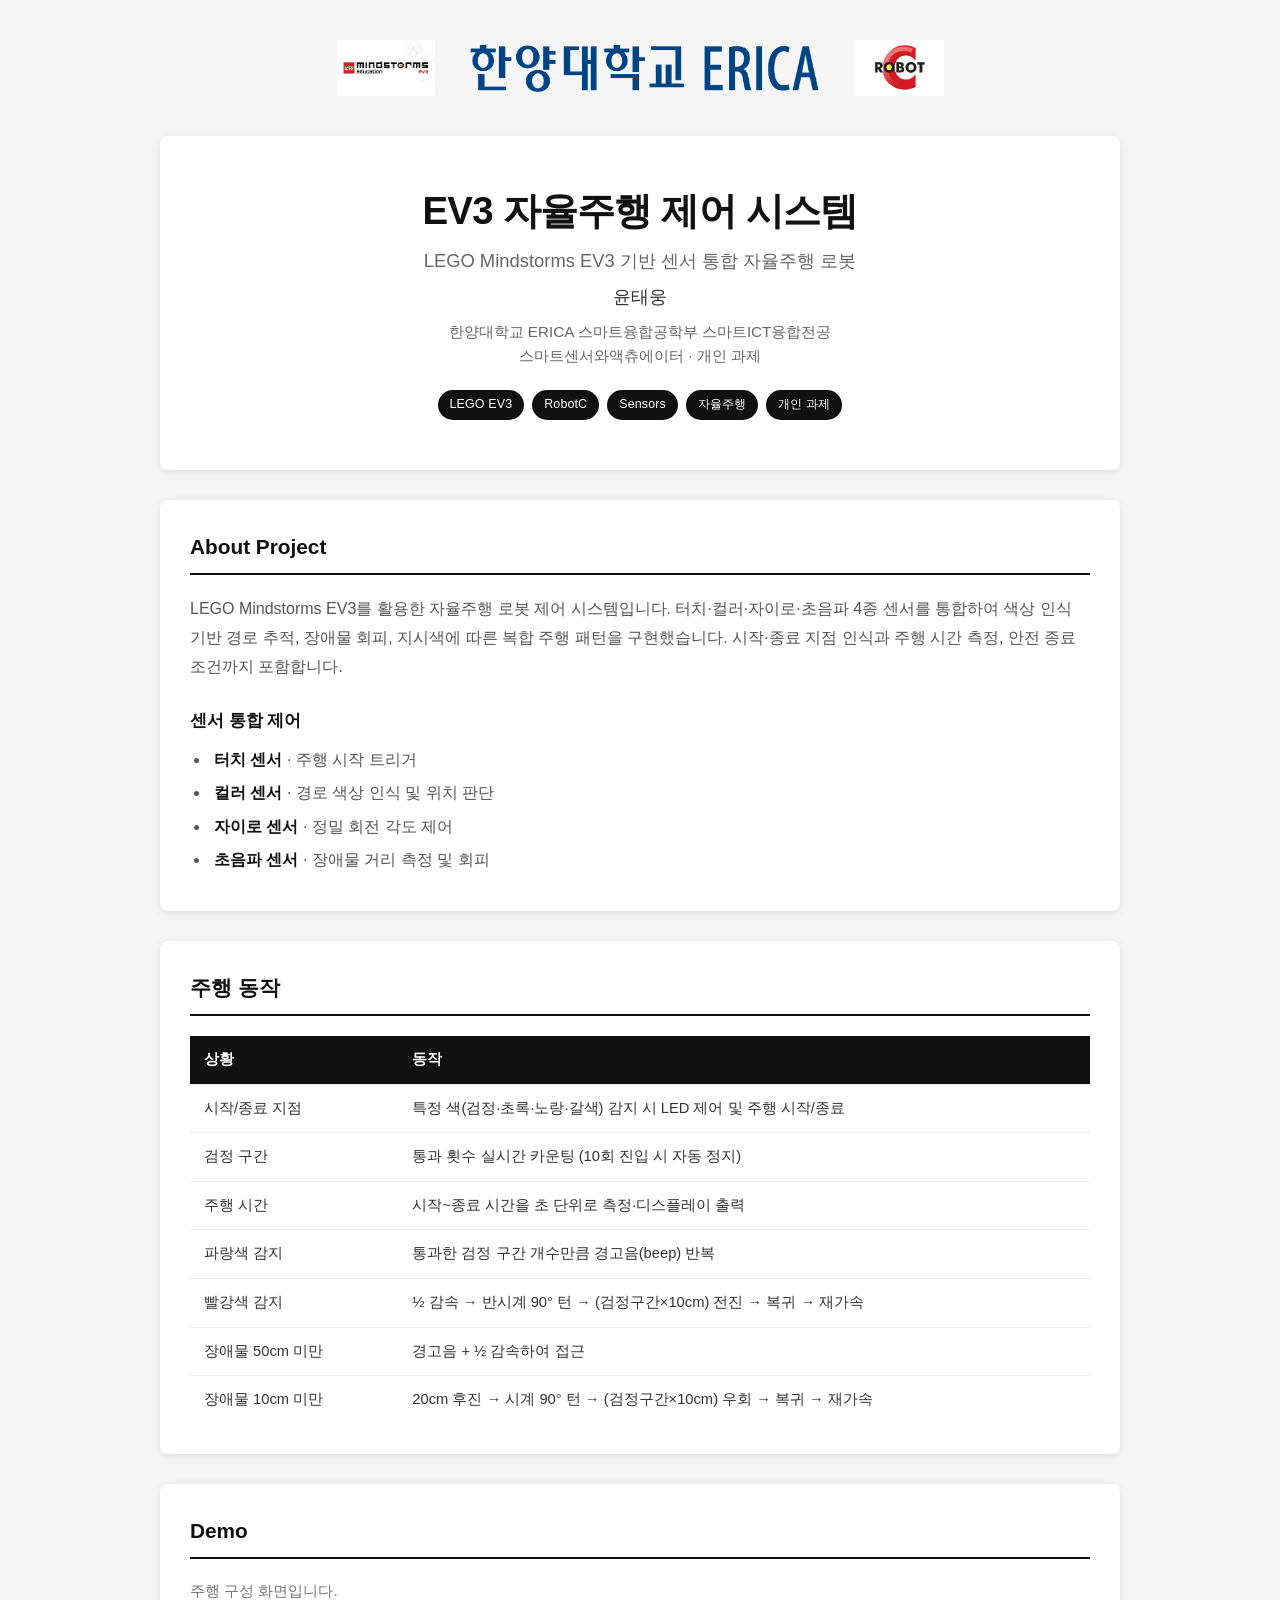
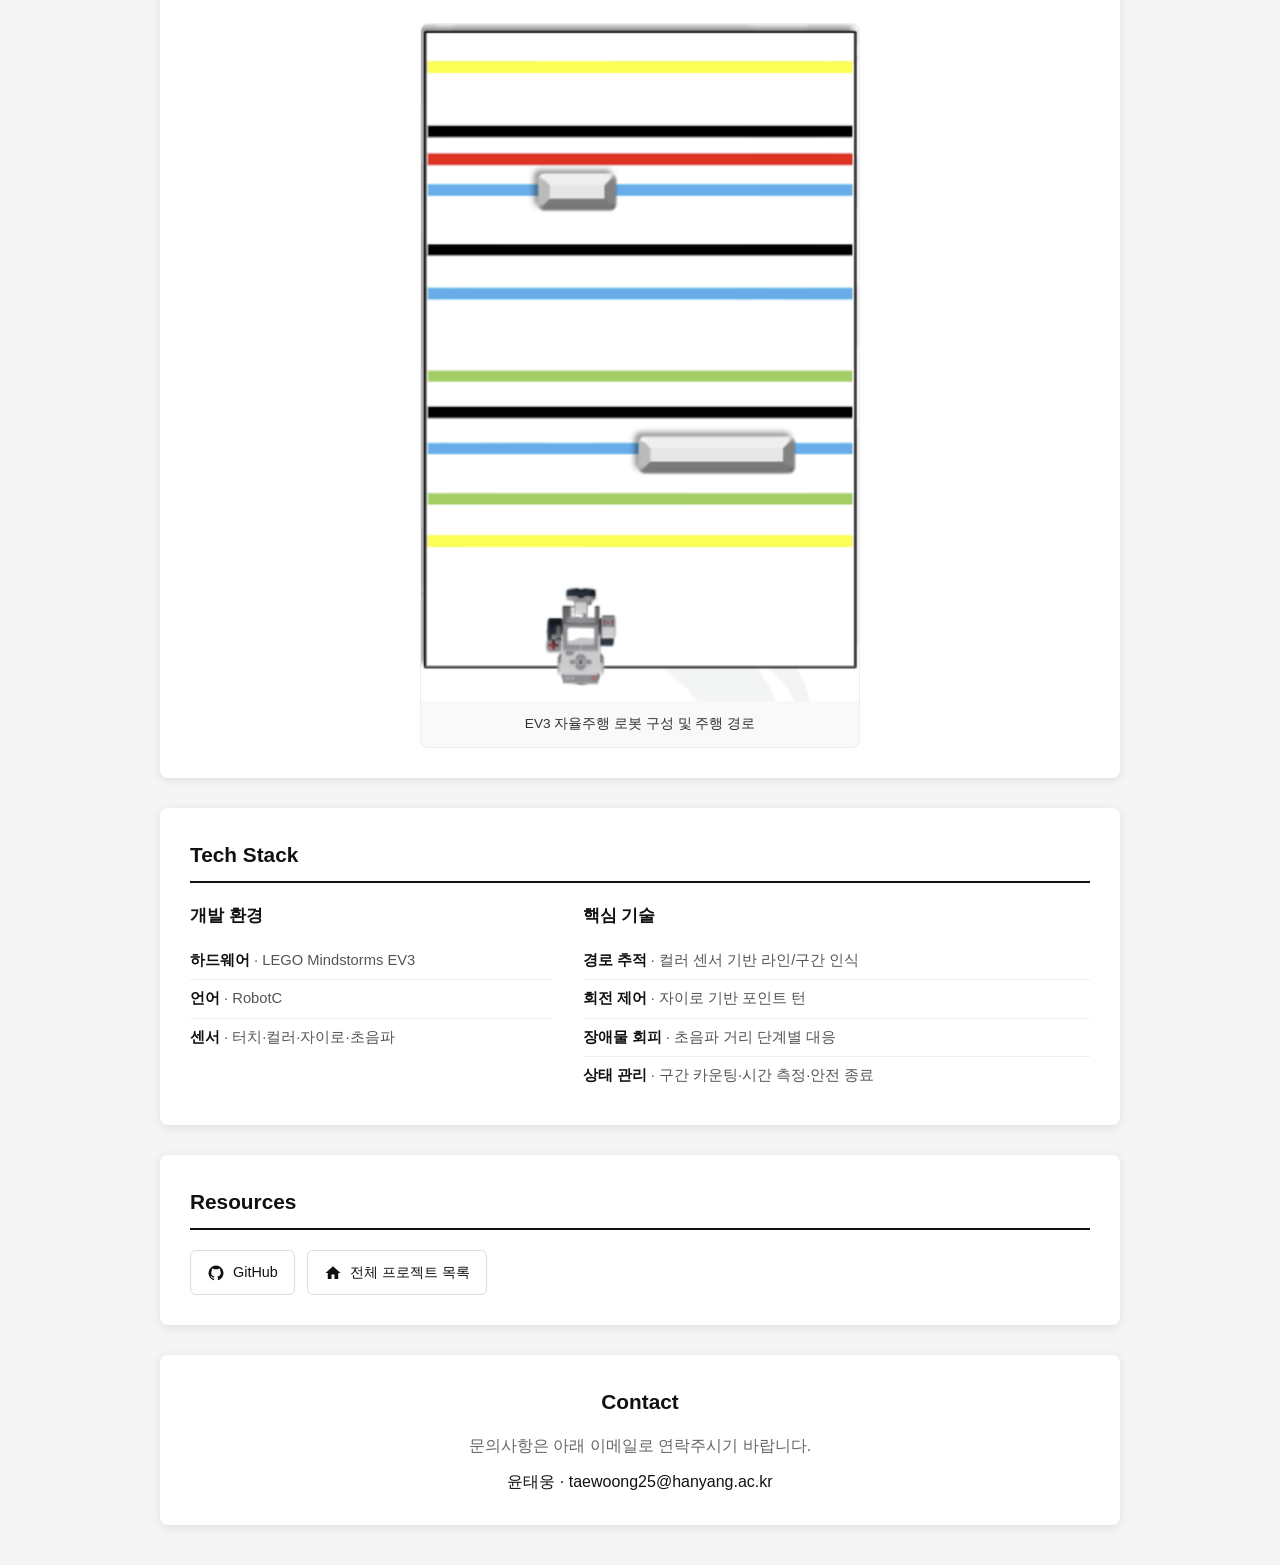
<file: smart-sensors/index.html>
<!DOCTYPE html>
<html lang="ko">
<head>
    <meta charset="UTF-8">
    <meta name="viewport" content="width=device-width, initial-scale=1.0">
    <title>EV3 자율주행 제어 시스템 — 스마트센서와액츄에이터</title>
    <link rel="stylesheet" href="../base.css">
</head>
<body>
    <div class="container">
        <!-- Logos -->
        <div class="logos">
            <img src="logo/logo_ev3.png" alt="LEGO Mindstorms EV3">
            <img src="logo/logo_school.png" alt="한양대학교 ERICA">
            <img src="logo/logo_robotc.png" alt="RobotC">
        </div>

        <!-- Title -->
        <div class="title-section">
            <h1>EV3 자율주행 제어 시스템</h1>
            <div class="subtitle">LEGO Mindstorms EV3 기반 센서 통합 자율주행 로봇</div>
            <div class="authors">윤태웅</div>
            <div class="affiliation">한양대학교 ERICA 스마트융합공학부 스마트ICT융합전공<br>스마트센서와액츄에이터 · 개인 과제</div>
            <div class="badges">
                <span class="badge">LEGO EV3</span>
                <span class="badge">RobotC</span>
                <span class="badge">Sensors</span>
                <span class="badge">자율주행</span>
                <span class="badge">개인 과제</span>
            </div>
        </div>

        <!-- About -->
        <div class="section">
            <h2>About Project</h2>
            <p class="abstract">
                LEGO Mindstorms EV3를 활용한 자율주행 로봇 제어 시스템입니다. 터치·컬러·자이로·초음파
                4종 센서를 통합하여 색상 인식 기반 경로 추적, 장애물 회피, 지시색에 따른 복합 주행 패턴을
                구현했습니다. 시작·종료 지점 인식과 주행 시간 측정, 안전 종료 조건까지 포함합니다.
            </p>

            <h3>센서 통합 제어</h3>
            <ul class="bullets">
                <li><strong>터치 센서</strong> · 주행 시작 트리거</li>
                <li><strong>컬러 센서</strong> · 경로 색상 인식 및 위치 판단</li>
                <li><strong>자이로 센서</strong> · 정밀 회전 각도 제어</li>
                <li><strong>초음파 센서</strong> · 장애물 거리 측정 및 회피</li>
            </ul>
        </div>

        <!-- Behavior -->
        <div class="section">
            <h2>주행 동작</h2>
            <div class="table-wrap">
                <table>
                    <thead>
                        <tr><th>상황</th><th>동작</th></tr>
                    </thead>
                    <tbody>
                        <tr><td>시작/종료 지점</td><td>특정 색(검정·초록·노랑·갈색) 감지 시 LED 제어 및 주행 시작/종료</td></tr>
                        <tr><td>검정 구간</td><td>통과 횟수 실시간 카운팅 (10회 진입 시 자동 정지)</td></tr>
                        <tr><td>주행 시간</td><td>시작~종료 시간을 초 단위로 측정·디스플레이 출력</td></tr>
                        <tr><td>파랑색 감지</td><td>통과한 검정 구간 개수만큼 경고음(beep) 반복</td></tr>
                        <tr><td>빨강색 감지</td><td>½ 감속 → 반시계 90° 턴 → (검정구간×10cm) 전진 → 복귀 → 재가속</td></tr>
                        <tr><td>장애물 50cm 미만</td><td>경고음 + ½ 감속하여 접근</td></tr>
                        <tr><td>장애물 10cm 미만</td><td>20cm 후진 → 시계 90° 턴 → (검정구간×10cm) 우회 → 복귀 → 재가속</td></tr>
                    </tbody>
                </table>
            </div>
        </div>

        <!-- Screens -->
        <div class="section">
            <h2>Demo</h2>
            <p class="section-desc">주행 구성 화면입니다.</p>
            <div class="shot-grid single">
                <div class="shot-item portrait">
                    <img src="image/image.png" alt="EV3 자율주행 구성">
                    <div class="shot-caption">EV3 자율주행 로봇 구성 및 주행 경로</div>
                </div>
            </div>
        </div>

        <!-- Tech Stack -->
        <div class="section">
            <h2>Tech Stack</h2>
            <div class="tech-grid">
                <div class="tech-block">
                    <h3>개발 환경</h3>
                    <ul>
                        <li><strong>하드웨어</strong> · LEGO Mindstorms EV3</li>
                        <li><strong>언어</strong> · RobotC</li>
                        <li><strong>센서</strong> · 터치·컬러·자이로·초음파</li>
                    </ul>
                </div>
                <div class="tech-block">
                    <h3>핵심 기술</h3>
                    <ul>
                        <li><strong>경로 추적</strong> · 컬러 센서 기반 라인/구간 인식</li>
                        <li><strong>회전 제어</strong> · 자이로 기반 포인트 턴</li>
                        <li><strong>장애물 회피</strong> · 초음파 거리 단계별 대응</li>
                        <li><strong>상태 관리</strong> · 구간 카운팅·시간 측정·안전 종료</li>
                    </ul>
                </div>
            </div>
        </div>

        <!-- Resources -->
        <div class="section">
            <h2>Resources</h2>
            <div class="resources">
                <a href="https://github.com/TaeWoongYoun/smart-sensors-assignments" class="resource-link">
                    <svg xmlns="http://www.w3.org/2000/svg" viewBox="0 0 24 24">
                        <path d="M12,2A10,10 0 0,0 2,12C2,16.42 4.87,20.17 8.84,21.5C9.34,21.58 9.5,21.27 9.5,21C9.5,20.77 9.5,20.14 9.5,19.31C6.73,19.91 6.14,17.97 6.14,17.97C5.68,16.81 5.03,16.5 5.03,16.5C4.12,15.88 5.1,15.9 5.1,15.9C6.1,15.97 6.63,16.93 6.63,16.93C7.5,18.45 8.97,18 9.54,17.76C9.63,17.11 9.89,16.67 10.17,16.42C7.95,16.17 5.62,15.31 5.62,11.5C5.62,10.39 6,9.5 6.65,8.79C6.55,8.54 6.2,7.5 6.75,6.15C6.75,6.15 7.59,5.88 9.5,7.17C10.29,6.95 11.15,6.84 12,6.84C12.85,6.84 13.71,6.95 14.5,7.17C16.41,5.88 17.25,6.15 17.25,6.15C17.8,7.5 17.45,8.54 17.35,8.79C18,9.5 18.38,10.39 18.38,11.5C18.38,15.32 16.04,16.16 13.81,16.41C14.17,16.72 14.5,17.33 14.5,18.26C14.5,19.6 14.5,20.68 14.5,21C14.5,21.27 14.66,21.59 15.17,21.5C19.14,20.16 22,16.42 22,12A10,10 0 0,0 12,2Z"/>
                    </svg>
                    <span>GitHub</span>
                </a>
                <a href="../" class="resource-link">
                    <svg xmlns="http://www.w3.org/2000/svg" viewBox="0 0 24 24">
                        <path d="M10,20V14H14V20H19V12H22L12,3L2,12H5V20H10Z"/>
                    </svg>
                    <span>전체 프로젝트 목록</span>
                </a>
            </div>
        </div>

        <!-- Contact -->
        <div class="contact">
            <h2>Contact</h2>
            <p>문의사항은 아래 이메일로 연락주시기 바랍니다.</p>
            <a href="mailto:taewoong25@hanyang.ac.kr">윤태웅 · taewoong25@hanyang.ac.kr</a>
        </div>
    </div>
    <script src="../lightbox.js"></script>
</body>
</html>
</file>
<file: base.css>
/* =====================================================================
   base.css — 공용 디자인 시스템
   윤태웅 프로젝트 사이트 전 페이지(허브 + 상세) 공통 스타일.
   허브는 루트에서 href="base.css", 상세 페이지는 href="../base.css".
   페이지 고유 스타일이 필요하면 각 폴더의 style.css에서 덮어쓴다.
   ===================================================================== */

/* ---- Reset & 기본 타이포 ---- */
* {
    margin: 0;
    padding: 0;
    box-sizing: border-box;
}

body {
    font-family: 'Pretendard', -apple-system, BlinkMacSystemFont, 'Segoe UI', sans-serif;
    background: #f5f5f5;
    min-height: 100vh;
    color: #333;
    line-height: 1.6;
}

.container {
    max-width: 1000px;
    margin: 0 auto;
    padding: 40px 20px;
}

/* ---- 로고 줄 ---- */
.logos {
    display: flex;
    justify-content: center;
    align-items: center;
    gap: 30px;
    margin-bottom: 40px;
}

.logos img {
    height: 56px;
    object-fit: contain;
}

/* ---- 타이틀 / 히어로 섹션 ---- */
.title-section {
    text-align: center;
    background: #fff;
    padding: 50px 40px;
    border-radius: 8px;
    box-shadow: 0 2px 10px rgba(0,0,0,0.1);
    margin-bottom: 30px;
}

.title-section h1 {
    font-size: 2.4rem;
    color: #111;
    margin-bottom: 10px;
    line-height: 1.3;
    letter-spacing: -0.02em;
}

.subtitle {
    font-size: 1.15rem;
    color: #666;
    margin-bottom: 8px;
}

.authors {
    font-size: 1.1rem;
    color: #333;
    margin-bottom: 8px;
}

.affiliation {
    font-size: 0.95rem;
    color: #666;
}

/* ---- 배지 ---- */
.badges {
    display: flex;
    flex-wrap: wrap;
    gap: 8px;
    margin-bottom: 12px;
}

/* 타이틀 섹션 안의 배지는 가운데 정렬 */
.title-section .badges {
    justify-content: center;
    margin-top: 22px;
    margin-bottom: 0;
}

.badge {
    font-size: 0.78rem;
    color: #fff;
    background: #111;
    padding: 5px 12px;
    border-radius: 999px;
    letter-spacing: 0.01em;
    white-space: nowrap;
}

/* =====================================================================
   허브(메인) 전용 — 그룹 섹션 & 프로젝트 카드
   ===================================================================== */

/* 개인/팀 그룹 구분 헤딩 */
.group-section {
    margin-bottom: 36px;
}

.group-title {
    font-size: 1.4rem;
    color: #111;
    margin-bottom: 4px;
    padding-bottom: 10px;
    border-bottom: 2px solid #111;
}

.group-desc {
    font-size: 0.9rem;
    color: #888;
    margin: 10px 0 20px;
}

.card-grid {
    display: grid;
    /* min(100%, ...) 으로 아주 좁은 화면에서도 카드가 넘치지 않고 1열로 접힘 */
    grid-template-columns: repeat(auto-fill, minmax(min(100%, 280px), 1fr));
    gap: 22px;
}

.proj-card {
    display: flex;
    flex-direction: column;
    background: #fff;
    border-radius: 8px;
    overflow: hidden;
    box-shadow: 0 2px 10px rgba(0,0,0,0.1);
    text-decoration: none;
    color: inherit;
    transition: transform 0.2s ease, box-shadow 0.2s ease;
}

.proj-card:hover {
    transform: translateY(-4px);
    box-shadow: 0 8px 22px rgba(0,0,0,0.15);
}

.proj-thumb {
    aspect-ratio: 16 / 9;
    background: #000;
    overflow: hidden;
}

.proj-thumb img {
    width: 100%;
    height: 100%;
    object-fit: cover;
    display: block;
}

.proj-thumb-text {
    display: flex;
    align-items: center;
    justify-content: center;
    background: #111;
}

.proj-thumb-text span {
    color: #fff;
    font-size: 1.3rem;
    font-weight: 700;
    letter-spacing: 0.04em;
    text-align: center;
    padding: 0 16px;
}

.proj-body {
    padding: 22px;
    display: flex;
    flex-direction: column;
    flex: 1;
}

.proj-body h2 {
    font-size: 1.3rem;
    color: #111;
    margin-bottom: 10px;
}

.proj-body h2 .ext {
    font-size: 0.9rem;
    color: #999;
}

.proj-body p {
    font-size: 0.92rem;
    color: #555;
    margin-bottom: 14px;
    flex: 1;
}

/* 카드 안 배지는 작게 */
.proj-body .badges {
    gap: 6px;
}

.proj-body .badge {
    font-size: 0.75rem;
    padding: 4px 10px;
}

.proj-meta {
    font-size: 0.8rem;
    color: #999;
}

/* =====================================================================
   상세 페이지 전용 — 섹션 / 표 / 스크린샷 / 기술스택 / 리소스
   ===================================================================== */

.section {
    background: #fff;
    padding: 30px;
    border-radius: 8px;
    box-shadow: 0 2px 10px rgba(0,0,0,0.1);
    margin-bottom: 30px;
}

.section h2 {
    font-size: 1.3rem;
    color: #111;
    margin-bottom: 20px;
    padding-bottom: 10px;
    border-bottom: 2px solid #111;
}

.section h3 {
    font-size: 1.05rem;
    color: #111;
    margin: 26px 0 12px;
}

.section-desc {
    font-size: 0.95rem;
    color: #777;
    margin-bottom: 20px;
}

.abstract {
    font-size: 1rem;
    color: #555;
    line-height: 1.8;
}

/* 순서/비순서 목록 (게임 방법, 기능 설명 등) */
.howto,
.bullets {
    padding-left: 20px;
    color: #555;
}

.howto li,
.bullets li {
    margin-bottom: 8px;
    padding-left: 4px;
}

.howto strong,
.bullets strong {
    color: #111;
}

/* 스크린샷 그리드 — 개수에 상관없이 자동 배치 */
.shot-grid {
    display: grid;
    grid-template-columns: repeat(auto-fit, minmax(220px, 1fr));
    gap: 16px;
}

.shot-item {
    background: #f9f9f9;
    border-radius: 8px;
    overflow: hidden;
    border: 1px solid #eee;
}

.shot-grid.two-col {
    grid-template-columns: repeat(2, 1fr);
}

/* 단일/세로형 이미지용 — 가운데 정렬, 폭 제한 */
.shot-grid.single {
    grid-template-columns: minmax(0, 440px);
    justify-content: center;
}

/* 세로(포트레이트) 이미지는 크롭하지 않고 원본 비율 유지 */
.shot-item.portrait img {
    aspect-ratio: auto;
    object-fit: contain;
    height: auto;
}

.shot-item img {
    width: 100%;
    aspect-ratio: 16 / 9;
    object-fit: cover;
    object-position: top;
    display: block;
    background: #f0f0f0;
    cursor: zoom-in;
}

.shot-caption {
    padding: 12px;
    font-size: 0.85rem;
    color: #333;
    text-align: center;
}

/* 데모 영상 그리드 */
.video-grid {
    display: grid;
    grid-template-columns: repeat(auto-fit, minmax(280px, 1fr));
    gap: 16px;
}

.video-grid.two-col {
    grid-template-columns: repeat(2, 1fr);
}

.video-item {
    background: #f9f9f9;
    border-radius: 8px;
    overflow: hidden;
    border: 1px solid #eee;
}

.video-item video,
.video-item iframe {
    width: 100%;
    aspect-ratio: 16 / 9;
    display: block;
    border: 0;
    background: #000;
}

.video-caption {
    padding: 12px;
    font-size: 0.85rem;
    color: #333;
    text-align: center;
}

/* 반응형 임베드 영상 (YouTube iframe 등) */
.video-container {
    position: relative;
    padding-top: 56.25%; /* 16:9 */
    border-radius: 8px;
    overflow: hidden;
    background: #000;
    border: 1px solid #eee;
}

.video-container iframe {
    position: absolute;
    top: 0;
    left: 0;
    width: 100%;
    height: 100%;
    border: 0;
}

/* 코드 블록 (clone 명령 등) */
pre {
    background: #111;
    color: #f5f5f5;
    padding: 16px 18px;
    border-radius: 8px;
    overflow-x: auto;
    font-family: 'Consolas', 'Menlo', monospace;
    font-size: 0.88rem;
    line-height: 1.6;
}

pre code {
    background: none;
    color: inherit;
    padding: 0;
    font-size: inherit;
}

/* 구현 표 */
.table-wrap {
    overflow-x: auto;
}

table {
    width: 100%;
    border-collapse: collapse;
    font-size: 0.92rem;
}

table th,
table td {
    text-align: left;
    padding: 12px 14px;
    border-bottom: 1px solid #eee;
    vertical-align: top;
}

table thead th {
    background: #111;
    color: #fff;
    font-weight: 600;
}

table th:first-child,
table td:first-child {
    white-space: nowrap;
}

table tbody tr:last-child td {
    border-bottom: none;
}

code {
    font-family: 'Consolas', 'Menlo', monospace;
    font-size: 0.88em;
    background: #f0f0f0;
    color: #111;
    padding: 2px 6px;
    border-radius: 4px;
}

/* 기술 스택 그리드 */
.tech-grid {
    display: grid;
    grid-template-columns: 1fr 1.4fr;
    gap: 30px;
}

.tech-block h3 {
    margin-top: 0;
}

.tech-block ul {
    list-style: none;
}

.tech-block li {
    font-size: 0.92rem;
    color: #555;
    padding: 7px 0;
    border-bottom: 1px solid #f0f0f0;
}

.tech-block li:last-child {
    border-bottom: none;
}

.tech-block strong {
    color: #111;
}

/* 리소스 / 외부 링크 버튼 */
.resources {
    display: flex;
    flex-wrap: wrap;
    gap: 12px;
}

.resource-link {
    display: flex;
    align-items: center;
    gap: 8px;
    padding: 10px 16px;
    background: #fff;
    color: #111;
    text-decoration: none;
    border-radius: 6px;
    border: 1px solid #ddd;
    transition: all 0.2s ease;
}

.resource-link:hover {
    background: #111;
    color: #fff;
    border-color: #111;
}

.resource-link:hover svg {
    fill: #fff;
}

.resource-link svg {
    width: 18px;
    height: 18px;
    fill: #111;
}

.resource-link span {
    font-size: 0.9rem;
}

/* =====================================================================
   Contact (공통)
   ===================================================================== */
.contact {
    background: #fff;
    padding: 30px;
    border-radius: 8px;
    box-shadow: 0 2px 10px rgba(0,0,0,0.1);
    text-align: center;
}

.contact h2 {
    font-size: 1.3rem;
    color: #111;
    margin-bottom: 15px;
}

.contact p {
    color: #666;
    margin-bottom: 10px;
}

.contact a {
    color: #111;
    text-decoration: none;
    font-weight: 500;
}

.contact a:hover {
    text-decoration: underline;
}

/* =====================================================================
   반응형
   ===================================================================== */
@media (max-width: 768px) {
    .container {
        padding: 28px 16px;
    }

    .title-section {
        padding: 36px 24px;
    }

    .title-section h1 {
        font-size: 1.7rem;
    }

    .section {
        padding: 24px 20px;
    }

    .shot-grid.two-col,
    .video-grid.two-col {
        grid-template-columns: 1fr;
    }

    .tech-grid {
        grid-template-columns: 1fr;
        gap: 20px;
    }

    .resources {
        flex-direction: column;
    }

    .logos {
        gap: 18px;
    }

    .logos img {
        height: 38px;
    }
}

@media (max-width: 480px) {
    .card-grid {
        grid-template-columns: 1fr;
    }

    .logos img {
        height: 30px;
    }
}

/* =====================================================================
   라이트박스 (이미지 클릭 확대) — lightbox.js와 함께 동작
   ===================================================================== */
.lightbox-overlay {
    position: fixed;
    inset: 0;
    background: rgba(0, 0, 0, 0.88);
    display: flex;
    align-items: center;
    justify-content: center;
    padding: 24px;
    z-index: 1000;
    opacity: 0;
    visibility: hidden;
    transition: opacity 0.2s ease;
    cursor: zoom-out;
}

.lightbox-overlay.open {
    opacity: 1;
    visibility: visible;
}

.lightbox-overlay img {
    max-width: 95%;
    max-height: 95%;
    object-fit: contain;
    border-radius: 6px;
    box-shadow: 0 10px 50px rgba(0, 0, 0, 0.5);
}

.lightbox-close {
    position: fixed;
    top: 16px;
    right: 24px;
    width: 44px;
    height: 44px;
    color: #fff;
    font-size: 2rem;
    line-height: 1;
    background: none;
    border: 0;
    cursor: pointer;
}

/* =====================================================================
   큰 화면(허브 전용) — 카드를 4열로 펼쳐 세로 길이 축소
   .container-wide 는 허브(index)에서만 사용. 상세 페이지는 기존 1000px 유지.
   ===================================================================== */
@media (min-width: 1500px) {
    .container-wide {
        max-width: 1320px;
    }
}
</file>
